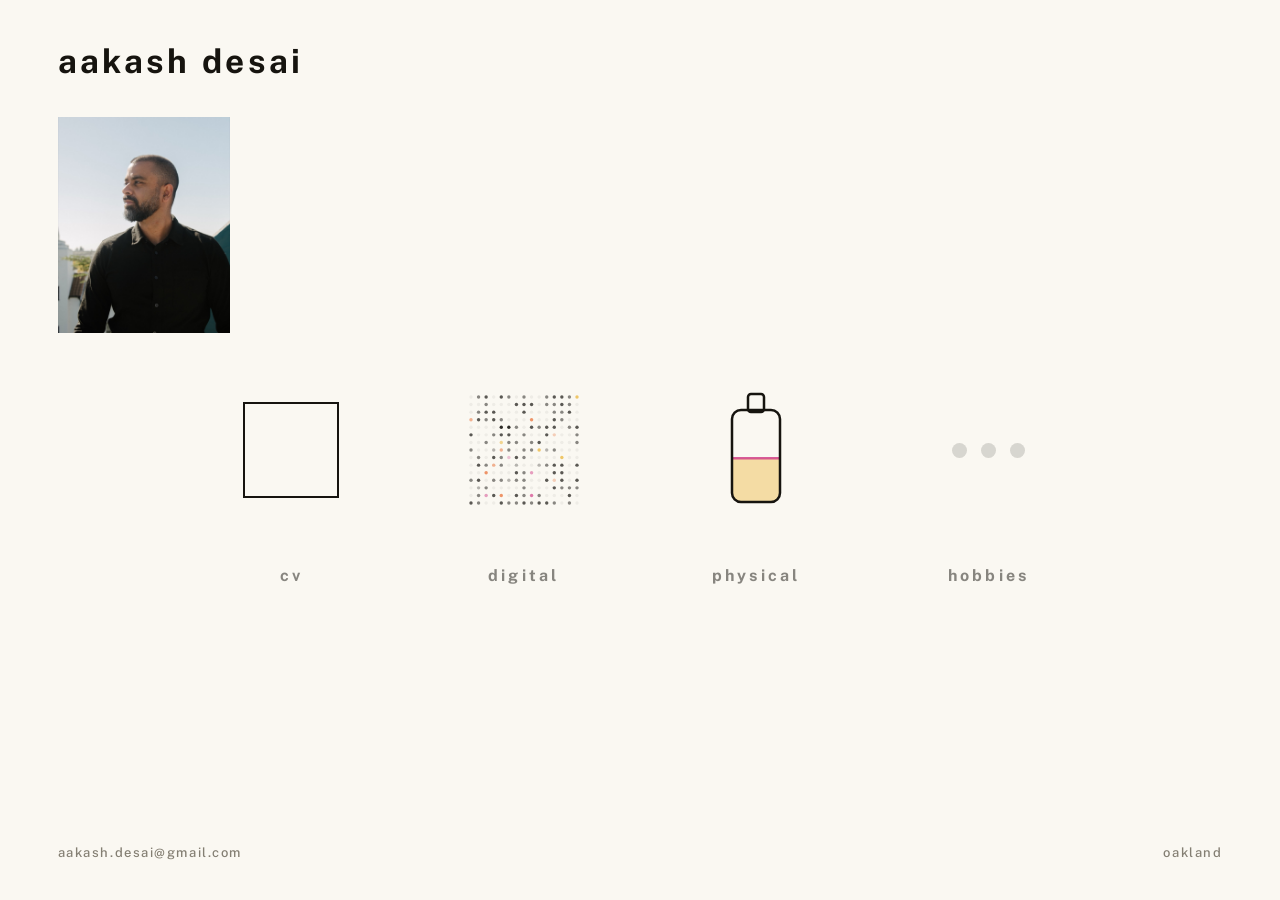
<file: index.html>
<!doctype html>
<html lang="en" data-ground="white" data-type="grotesk" data-caps="always" data-motion="on">
<head>
<meta charset="utf-8" />
<meta name="viewport" content="width=device-width, initial-scale=1" />
<title>Aakash Desai</title>
<meta name="description" content="Aakash Desai, product manager and engineer. Software and hardware." />
<link rel="icon" href="data:image/svg+xml,%3Csvg xmlns=%22http://www.w3.org/2000/svg%22 viewBox=%220 0 16 16%22%3E%3Crect x=%222%22 y=%222%22 width=%2212%22 height=%2212%22 fill=%22none%22 stroke=%22%2316140f%22 stroke-width=%222%22/%3E%3C/svg%3E" />

<link rel="preconnect" href="https://fonts.googleapis.com" />
<link rel="preconnect" href="https://fonts.gstatic.com" crossorigin />
<link href="https://fonts.googleapis.com/css2?family=Courier+Prime:wght@400;700&family=IBM+Plex+Mono:wght@400;500;600&family=Public+Sans:wght@400;500;600;700&display=swap" rel="stylesheet" />

<script>
  // Apply persisted prefs before paint to avoid flash.
  try {
    var s = JSON.parse(localStorage.getItem('aakash:portal') || '{}');
    if (s.ground)    document.documentElement.dataset.ground    = s.ground;
    if (s.type)      document.documentElement.dataset.type      = s.type;
  } catch (e) {}

  // ── Ellipsis — chaotic human typing cadence ───────────────
  (function () {
    const wrap = document.querySelector('.glyph-dots');
    if (!wrap) return;
    const dots = Array.prototype.slice.call(wrap.querySelectorAll('i'));
    const reduce = window.matchMedia('(prefers-reduced-motion: reduce)').matches;
    let n = 0, timer = null;

    function render() { dots.forEach((d, i) => d.classList.toggle('on', i < n)); }
    function still() { return reduce || document.documentElement.dataset.type === undefined ? reduce : (reduce || document.documentElement.dataset.motion === 'off'); }
    function frozen() { return reduce || document.documentElement.dataset.motion === 'off'; }
    function rand(a, b) { return a + Math.random() * (b - a); }

    function tick() {
      if (frozen()) { n = 3; render(); return; }
      const r = Math.random();
      if (n >= 3) {
        // a full "word" — pause, then clear (space / newline) or backspace one
        n = r < 0.62 ? 0 : 2;
        render();
        timer = setTimeout(tick, rand(420, 1150));   // pause between words
        return;
      }
      if (r < 0.80) {
        // type a key — bursts of quick inputs, occasional slower one
        n++; render();
        timer = setTimeout(tick, Math.random() < 0.68 ? rand(55, 145) : rand(180, 380));
      } else {
        // hesitation — pause mid-word
        timer = setTimeout(tick, rand(280, 760));
      }
    }

    render(); tick();
    new MutationObserver(() => {
      clearTimeout(timer);
      if (frozen()) { n = 3; render(); } else { tick(); }
    }).observe(document.documentElement, { attributes: true, attributeFilter: ['data-motion'] });
  })();
</script>

<style>
  :root {
    --ease: cubic-bezier(0.22, 1, 0.36, 1);
    --c1: #e8692e; --c2: #d2418a; --c3: #eab12e;  /* desert wildflower tricolor */
  }

  /* ── Typeface system ──────────────────────────────────── */
  html[data-type="grotesk"] { --ff: 'Public Sans', system-ui, -apple-system, sans-serif; --ff-w: 500; --ff-wb: 700; --track: 0.26em; }
  html[data-type="courier"] { --ff: 'Courier Prime', ui-monospace, Menlo, monospace;     --ff-w: 400; --ff-wb: 700; --track: 0.20em; }
  html[data-type="plex"]    { --ff: 'IBM Plex Mono', ui-monospace, Menlo, monospace;      --ff-w: 500; --ff-wb: 600; --track: 0.22em; }

  /* ── Ground polarity ──────────────────────────────────── */
  html[data-ground="black"] {
    --bg:  #0a0a0a;
    --fg:  #ece9e1;
    --dim: #797568;
    --hair: rgba(236,233,225,0.12);
  }
  html[data-ground="white"] {
    --bg:  #faf8f2;
    --fg:  #16140f;
    --dim: #847f73;
    --hair: rgba(22,20,15,0.14);
  }

  * { box-sizing: border-box; }

  html, body { height: 100%; }
  body {
    margin: 0;
    background: var(--bg);
    color: var(--fg);
    font-family: var(--ff);
    font-weight: var(--ff-w);
    -webkit-font-smoothing: antialiased;
    text-rendering: optimizeLegibility;
    overflow: hidden;
    transition: background 600ms var(--ease), color 600ms var(--ease);
  }

  a { color: inherit; text-decoration: none; }

  .stage {
    position: relative;
    height: 100dvh;
    width: 100%;
  }

  /* ── Name · top-left ──────────────────────────────────── */
  .signature {
    position: absolute;
    top: clamp(28px, 4.5vh, 54px);
    left: clamp(28px, 4.5vw, 62px);
    font-size: clamp(22px, 2.6vw, 34px);
    font-weight: var(--ff-wb);
    letter-spacing: 0.1em;
    text-transform: lowercase;
    white-space: nowrap;
    color: var(--fg);
    z-index: 5;
    animation: fade 1400ms var(--ease) both;
  }

  /* ── Email · bottom-left ──────────────────────────────── */
  .contact {
    position: absolute;
    bottom: clamp(26px, 4.5vh, 50px);
    left: clamp(28px, 4.5vw, 62px);
    font-size: 13px;
    font-weight: var(--ff-w);
    letter-spacing: 0.12em;
    color: var(--dim);
    z-index: 5;
    transition: color 240ms var(--ease);
    animation: fade 1400ms 200ms var(--ease) both;
  }
  .contact:hover { color: var(--fg); }

  /* ── Place · bottom-right ─────────────────────────────── */
  .stamp {
    position: absolute;
    bottom: clamp(26px, 4.5vh, 50px);
    right: clamp(28px, 4.5vw, 62px);
    font-size: 13px;
    font-weight: var(--ff-w);
    letter-spacing: 0.12em;
    white-space: nowrap;
    color: var(--dim);
    z-index: 5;
    animation: fade 1400ms 200ms var(--ease) both;
  }

  /* ── Horizon line ─────────────────────────────────────── */
  .horizon {
    position: absolute;
    left: 0; right: 0;
    top: 50%;
    height: 1px;
    background: var(--hair);
    transform: scaleX(0);
    transform-origin: center;
    animation: drawline 1600ms 300ms var(--ease) both;
  }

  /* ── Marks row ────────────────────────────────────────── */
  .marks {
    position: absolute;
    inset: 0;
    display: flex;
    align-items: center;
    justify-content: center;
    gap: clamp(40px, 8vw, 120px);
  }

  .mark {
    position: relative;
    height: 180px;
    width: 130px;
    display: flex;
    align-items: center;
    justify-content: center;
    color: var(--fg);
    cursor: pointer;
    opacity: 0;
    transform: translateY(14px);
    animation: rise 1100ms var(--ease) both;
    transition: opacity 380ms var(--ease);
  }
  .mark:nth-child(2) { animation-delay: 460ms; }
  .mark:nth-child(3) { animation-delay: 600ms; }
  .mark:nth-child(4) { animation-delay: 740ms; }
  .mark:nth-child(5) { animation-delay: 880ms; }

  /* Focus one, recede the rest */
  .marks:hover .mark { opacity: 0.26; }
  .marks:hover .mark:hover { opacity: 1; }

  .mark:focus-visible { outline: none; }
  .mark:focus-visible .cap { opacity: 1; }
  .mark:focus-visible .visual { transform: translateY(-3px); }

  /* Caption */
  .cap {
    position: absolute;
    top: 100%;
    left: 50%;
    transform: translateX(-50%);
    margin-top: 26px;
    white-space: nowrap;
    font-size: 16px;
    font-weight: var(--ff-wb);
    letter-spacing: 0.2em;
    text-transform: lowercase;
    color: var(--fg);
    opacity: 0;
    transition: opacity 320ms var(--ease);
    pointer-events: none;
  }
  html[data-caps="always"] .cap { opacity: 0.5; }
  .mark:hover .cap { opacity: 1; }

  .visual {
    transition: transform 480ms var(--ease);
    display: flex;
    align-items: center;
    justify-content: center;
  }

  /* ── 1 · Square (CV) — stepped tick ───────────────────── */
  .glyph-square {
    width: 96px;
    height: 96px;
    border: 2.5px solid var(--fg);
    background: transparent;
    animation: sqstep 4.4s steps(1, end) infinite;
    transition: background 220ms steps(2, end);
  }
  .mark:hover .glyph-square { background: var(--fg); animation-play-state: paused; }

  /* ── 2 · Stepped dot-grid (digital) ───────────────────── */
  .grid-canvas { width: 120px; height: 120px; display: block; }

  /* ── 3 · Vessel with stepping water (hardware) ────────── */
  .glyph-vessel { width: 108px; height: 132px; display: block; overflow: visible; }
  .glyph-vessel .vbody { fill: none; stroke: var(--fg); stroke-width: 2.5; transition: stroke-width 200ms steps(2,end); }
  .glyph-vessel .vwater { fill: var(--c3); opacity: 0.40; transition: opacity 220ms steps(2,end); }
  .glyph-vessel .vsurf  { fill: var(--c2); opacity: 0.85; }
  .glyph-vessel .vlevel { animation: vlevel 6.6s steps(1, end) infinite; }
  .glyph-vessel .vsurf  { animation: vripple 1.15s steps(1, end) infinite; }
  .mark:hover .glyph-vessel .vwater { opacity: 0.66; }
  .mark:hover .glyph-vessel .vbody  { stroke-width: 3.2; }
  /* prank — tip & pour from the spout on hover */
  .glyph-vessel .btip { transition: transform .3s steps(4, end); transform-origin: 60px 112px; }
  .glyph-vessel .drop { fill: var(--fg); opacity: 0; }
  .mark:hover .glyph-vessel .btip { transform: rotate(32deg); }
  .mark:hover .glyph-vessel .vlevel { animation: none; transform: translateY(78px); transition: transform .5s steps(6, end); }
  .mark:hover .glyph-vessel .vsurf  { animation: none; opacity: 0; }
  .mark:hover .glyph-vessel .drop   { animation: splash var(--d, .7s) steps(5, end) infinite; animation-delay: var(--delay, 0s); }

  /* ── 4 · Ellipsis (hobbies) — JS typing cadence ───────── */
  .glyph-dots {
    display: flex;
    align-items: center;
    gap: 14px;
    height: 96px;
  }
  .glyph-dots i {
    width: 15px;
    height: 15px;
    border-radius: 50%;
    background: var(--fg);
    opacity: 0.15;
    /* no transition — instant, stepped on/off */
  }
  .glyph-dots i.on { opacity: 1; }
  .mark:hover .glyph-dots i { opacity: 1; }

  /* prank — CV square collapses into vanishing rings */
  .cvbox { position: relative; }
  .cv-vanish { position: absolute; inset: 0; display: none; }
  .cv-vanish span {
    position: absolute; left: 50%; top: 50%; width: 96px; height: 96px;
    margin-left: -48px; margin-top: -48px; border: 2px solid var(--fg);
    border-radius: 50%; opacity: 0; animation: vanish 2.4s steps(7, end) infinite;
  }
  .cv-vanish span:nth-child(2) { animation-delay: .4s; }
  .cv-vanish span:nth-child(3) { animation-delay: .8s; }
  .cv-vanish span:nth-child(4) { animation-delay: 1.2s; }
  .cv-vanish span:nth-child(5) { animation-delay: 1.6s; }
  .cv-vanish span:nth-child(6) { animation-delay: 2.0s; }
  .mark:hover .cvbox .glyph-square { opacity: 0; }
  .mark:hover .cv-vanish { display: block; }

  /* prank — ellipsis snaps to a question mark */
  .bang { display: none; flex-direction: column; align-items: center; gap: 9px; height: 96px; justify-content: center; }
  .bang .q { font-size: 104px; font-weight: 700; line-height: 1; color: var(--fg); transform-origin: bottom center; animation: bangpop .3s steps(3, end); }
  .mark:hover .glyph-dots { display: none; }
  .mark:hover .bang { display: flex; }

  /* ── Motion off ───────────────────────────────────────── */
  html[data-motion="off"] .glyph-square,
  html[data-motion="off"] .glyph-vessel .vlevel,
  html[data-motion="off"] .glyph-vessel .vsurf { animation: none; }

  /* ── Keyframes ────────────────────────────────────────── */
  @keyframes fade { from { opacity: 0; } to { opacity: 1; } }
  @keyframes drawline { from { transform: scaleX(0); } to { transform: scaleX(1); } }
  @keyframes rise {
    from { opacity: 0; transform: translateY(14px); }
    to   { opacity: 1; transform: translateY(0); }
  }
  /* Stepped square — discrete jumps, no interpolation */
  @keyframes sqstep {
    0%   { transform: scale(1); }
    22%  { transform: scale(1.045); }
    44%  { transform: scale(1); }
    66%  { transform: scale(0.985); }
    100% { transform: scale(1); }
  }
  /* Stepped water level */
  @keyframes vlevel {
    0%   { transform: translateY(0); }
    16%  { transform: translateY(9px); }
    32%  { transform: translateY(-5px); }
    50%  { transform: translateY(14px); }
    68%  { transform: translateY(3px); }
    84%  { transform: translateY(-3px); }
    100% { transform: translateY(0); }
  }
  /* Stepped surface ripple */
  @keyframes vripple {
    0%   { transform: translateY(0); }
    33%  { transform: translateY(1.6px); }
    66%  { transform: translateY(-1.1px); }
    100% { transform: translateY(0); }
  }
  /* prank keyframes */
  @keyframes splash {
    0%   { transform: translate(0, 0) scale(1); opacity: 0; }
    12%  { opacity: 1; }
    100% { transform: translate(var(--dx), var(--dy)) scale(.6); opacity: 0; }
  }
  @keyframes vanish {
    0%   { transform: scale(1);    opacity: 0; }
    14%  { opacity: .9; }
    100% { transform: scale(0.02); opacity: 0; }
  }
  @keyframes bangpop {
    0%   { transform: scaleY(0); }
    100% { transform: scaleY(1); }
  }

  /* ── Responsive ───────────────────────────────────────── */
  /* Stained-glass portrait under the name */
  .portrait {
    position: absolute;
    top: clamp(80px, 13vh, 120px);
    left: clamp(28px, 4.5vw, 62px);
    width: clamp(135px, 13.5vw, 187px);
    aspect-ratio: 4 / 5;
    z-index: 3;
    animation: fade 1400ms 320ms var(--ease) both;
  }
  .portrait img { position: absolute; inset: 0; width: 100%; height: 100%; display: block; object-fit: cover; }
  @media (max-width: 860px) { .portrait { display: none; } }

  .marks { z-index: 2; }

  @media (max-width: 680px) {
    .marks {
      flex-wrap: wrap;
      gap: 44px clamp(40px, 16vw, 80px);
      align-content: center;
      padding: 0 32px;
    }
    .mark { height: 156px; width: 116px; }
    .horizon { display: none; }
    .stamp { display: none; }
  }

  @media (prefers-reduced-motion: reduce) {
    .glyph-square, .glyph-vessel .vlevel, .glyph-vessel .vsurf,
    .horizon, .mark, .signature, .contact, .stamp { animation: none !important; }
    .mark { opacity: 1; transform: none; }
    .horizon { transform: scaleX(1); }
  }
</style>
</head>

<body>

<div class="stage">

  <a class="signature" href="/" aria-label="Aakash Desai, home">aakash desai</a>

  <div class="portrait">
    <img src="/assets/img/portrait.jpg" alt="Aakash Desai" width="752" height="940" />
  </div>

  <nav class="marks" aria-label="Sections">

    <!-- 1 · CV -->
    <a class="mark" href="/cv/" aria-label="Curriculum vitae">
      <div class="visual cvbox">
        <div class="glyph-square"></div>
        <div class="cv-vanish" aria-hidden="true"><span></span><span></span><span></span><span></span><span></span><span></span></div>
      </div>
      <span class="cap">CV</span>
    </a>

    <!-- 2 · Digital -->
    <a class="mark" href="/digital/" aria-label="Digital products">
      <div class="visual"><canvas class="grid-canvas" width="120" height="120"></canvas></div>
      <span class="cap">digital</span>
    </a>

    <!-- 3 · Hardware -->
    <a class="mark" href="/physical/" aria-label="Physical products">
      <div class="visual">
        <svg class="glyph-vessel" viewBox="0 0 108 132" aria-hidden="true">
          <defs>
            <clipPath id="bottleClip">
              <rect x="30" y="26" width="48" height="92" rx="9" />
              <rect x="46" y="10" width="16" height="18" rx="3" />
            </clipPath>
          </defs>
          <g class="btip">
            <g clip-path="url(#bottleClip)">
              <g class="vlevel">
                <rect class="vwater" x="18" y="74" width="72" height="84" />
                <rect class="vsurf"  x="18" y="73" width="72" height="2.5" />
              </g>
            </g>
            <rect class="vbody" x="30" y="26" width="48" height="92" rx="9" />
            <rect class="vbody" x="46" y="10" width="16" height="18" rx="3" />
            <g class="drops">
              <circle class="drop" cx="54" cy="9"  r="2.2" style="--dx:69px;--dy:110px;--d:.70s;--delay:0s;fill:var(--c1)" />
              <circle class="drop" cx="53" cy="10" r="1.8" style="--dx:57px;--dy:76px;--d:.62s;--delay:.08s;fill:var(--c3)" />
              <circle class="drop" cx="55" cy="9"  r="2.0" style="--dx:80px;--dy:139px;--d:.82s;--delay:.04s;fill:var(--c2)" />
              <circle class="drop" cx="54" cy="11" r="1.6" style="--dx:40px;--dy:57px;--d:.55s;--delay:.14s;fill:var(--c2)" />
              <circle class="drop" cx="55" cy="10" r="2.4" style="--dx:74px;--dy:124px;--d:.78s;--delay:.10s;fill:var(--c1)" />
              <circle class="drop" cx="53" cy="9"  r="1.7" style="--dx:62px;--dy:95px;--d:.68s;--delay:.18s;fill:var(--c3)" />
              <circle class="drop" cx="54" cy="10" r="2.0" style="--dx:48px;--dy:67px;--d:.60s;--delay:.22s;fill:var(--c2)" />
              <circle class="drop" cx="55" cy="11" r="1.9" style="--dx:76px;--dy:130px;--d:.80s;--delay:.06s;fill:var(--c1)" />
              <circle class="drop" cx="54" cy="9"  r="1.5" style="--dx:53px;--dy:84px;--d:.64s;--delay:.26s;fill:var(--c3)" />
              <circle class="drop" cx="53" cy="10" r="2.1" style="--dx:68px;--dy:108px;--d:.74s;--delay:.16s;fill:var(--c2)" />
            </g>
          </g>
        </svg>
      </div>
      <span class="cap">physical</span>
    </a>

    <!-- 4 · Hobbies -->
    <a class="mark" href="/hobbies/" aria-label="Hobbies">
      <div class="visual">
        <div class="glyph-dots"><i></i><i></i><i></i></div>
        <div class="bang" aria-hidden="true"><span class="q">?</span></div>
      </div>
      <span class="cap">hobbies</span>
    </a>

  </nav>

  <a class="contact" href="mailto:aakash.desai@gmail.com">aakash.desai@gmail.com</a>
  <span class="stamp">oakland</span>

</div>


<script>
  // ── Digital field — static noise resolving into phenomena ──
  (function () {
    const canvas = document.querySelector('.grid-canvas');
    if (!canvas) return;
    const ctx = canvas.getContext('2d');
    const CSS = 120, N = 15, pad = 7;
    const PAL = ['#e8692e', '#d2418a', '#eab12e'];   // desert tricolor, sprinkled subtly
    const reduce = window.matchMedia('(prefers-reduced-motion: reduce)').matches;
    const mark = canvas.closest('.mark');

    function resize() {
      const dpr = Math.min(window.devicePixelRatio || 1, 2);
      canvas.width = CSS * dpr;
      canvas.height = CSS * dpr;
      ctx.setTransform(dpr, 0, 0, dpr, 0, 0);
    }
    resize();
    function colour() { return getComputedStyle(document.documentElement).getPropertyValue('--fg').trim() || '#222'; }
    function frozen() { return reduce || document.documentElement.dataset.motion === 'off'; }

    // deterministic per-cell-per-frame noise
    function hash(i, j, k) {
      let n = (i * 374761393) ^ (j * 668265263) ^ (k * 362437);
      n = Math.imul(n ^ (n >>> 13), 1274126177); n = n ^ (n >>> 16);
      return ((n >>> 0) % 100000) / 100000;
    }
    // a moving point + fading wake, sampled into the field
    function trail(u, v, tau, pos, steps, w) {
      let m = 0;
      for (let k = 0; k < steps; k++) {
        const s = tau - k * 0.06; if (s < 0) continue;
        const p = pos(s); const d2 = (u - p[0]) ** 2 + (v - p[1]) ** 2;
        m = Math.max(m, (1 - k * 0.16) * Math.exp(-d2 / w));
      }
      return m;
    }

    // ── named scenes — each returns intensity 0..1 over grid (u,v), tau 0..1
    function fr(x) { return x - Math.floor(x); }
    function distSeg(px, py, ax, ay, bx, by) {
      const dx = bx - ax, dy = by - ay, L = dx * dx + dy * dy || 1e-6;
      let t = ((px - ax) * dx + (py - ay) * dy) / L; t = Math.max(0, Math.min(1, t));
      return Math.hypot(px - (ax + t * dx), py - (ay + t * dy));
    }
    function buildCracks() {
      const out = [];
      function branch(ax, ay, ang, len, t0, depth) {
        const bx = ax + Math.cos(ang) * len, by = ay + Math.sin(ang) * len;
        out.push({ ax, ay, bx, by, t0, dur: 0.12 });
        if (depth <= 0 || len < 0.1) return;
        const n = fr(Math.sin((ax + by) * 53.1) * 1000) > 0.4 ? 2 : 1;
        for (let k = 0; k < n; k++) {
          const da = (fr(Math.sin((ax * 7 + by * 3 + k * 11) * 1.7) * 1000) - 0.5) * 1.5;
          branch(bx, by, ang + da, len * 0.68, t0 + 0.12, depth - 1);
        }
      }
      for (let k = 0; k < 6; k++) branch(0.5, 0.5, (k / 6) * 6.283 + 0.3, 0.27, k * 0.02, 3);
      return out;
    }
    const CRACKS = buildCracks();
    function buildForest() {
      const igx = Math.round(N * 0.5), igy = N - 2, c = new Array(N * N); let maxd = 0;
      for (let i = 0; i < N; i++) for (let j = 0; j < N; j++) { const d = Math.hypot(i - igx, j - igy); c[i * N + j] = d; if (d > maxd) maxd = d; }
      for (let i = 0; i < N; i++) for (let j = 0; j < N; j++) {
        let base = c[i * N + j] / maxd;
        if (fr(Math.sin(i * 13.1 + j * 7.7) * 1000) > 0.86) base *= 0.35;        // power-law long-range spark
        base += (fr(Math.sin(i * 3.3 + j * 9.1) * 1000) - 0.5) * 0.12;           // ragged front
        c[i * N + j] = Math.max(0, Math.min(0.95, base * 0.85 + 0.02));
      }
      return c;
    }
    const CATCH = buildForest();

    const phenomena = [
      // 1 · rainfall — streaks falling
      (u, v, tau) => { const col = Math.round(u * (N - 1)); const o = fr(Math.sin(col * 12.9898) * 43758.5); if (o < 0.3) return 0; const sp = 0.8 + o * 0.7; const y = fr(tau * sp * 3 + o); const d = y - v; return d >= 0 && d < 0.22 ? 1 - d / 0.22 : 0; },
      // 2 · lightning strikes — a jagged bolt in sharp flashes
      (u, v, tau) => { const fl = Math.floor(tau * 4), seg = Math.floor(v * 5), tt = v * 5 - seg; const f0 = fr(Math.sin((seg + fl * 7) * 12.9) * 1000), f1 = fr(Math.sin((seg + 1 + fl * 7) * 12.9) * 1000); const bx = 0.5 + ((f0 - 0.5) * 0.7 * (1 - tt) + (f1 - 0.5) * 0.7 * tt); const near = Math.max(0, 1 - Math.abs(u - bx) * 11); let f = 0; for (const cc of [0.16, 0.4, 0.66, 0.86]) { const dt = (tau - cc) * 26; f = Math.max(f, Math.exp(-dt * dt)); } return Math.max(0.1 * (f > 0.3 ? 1 : 0), near * (f > 0.12 ? 1 : 0)); },
      // 3 · wildfire — overhead forest, fire percolating tree to tree
      (u, v, tau) => { const i = Math.round(u * (N - 1)), j = Math.round(v * (N - 1)); const ct = CATCH[i * N + j]; if (tau < ct) return 0.22; const since = tau - ct; if (since < 0.08) return 1; if (since < 0.2) return 0.55; return 0.12; },
      // 4 · sunrise — a sun rising out of a horizon
      (u, v, tau) => { const hor = 0.62, sy = hor + 0.30 - tau * 0.62, d = Math.hypot(u - 0.5, v - sy); const disc = (d < 0.16 && v < hor + 0.04) ? 1 : 0; const horizon = Math.abs(v - hor) < 0.04 ? 0.6 : 0; const ground = v > hor + 0.04 ? 0.08 : 0; return Math.max(disc, Math.max(horizon, ground)); },
      // 5 · sunset — a sun setting below a horizon
      (u, v, tau) => { const hor = 0.62, sy = hor - 0.32 + tau * 0.62, d = Math.hypot(u - 0.5, v - sy); const disc = (d < 0.16 && v < hor + 0.04) ? 1 : 0; const horizon = Math.abs(v - hor) < 0.04 ? 0.6 : 0; const ground = v > hor + 0.04 ? 0.08 : 0; return Math.max(disc, Math.max(horizon, ground)); },
      // 6 · tidal wave — a swell sweeping across
      (u, v, tau) => { const hump = 0.5 - 0.34 * Math.exp(-Math.pow((u - (tau * 1.35 - 0.18)) * 4.2, 2)); const water = v > hump ? 0.45 : 0; const crest = Math.abs(v - hump) < 0.085 ? 1 : 0; return Math.max(water, crest); },
      // 7 · fractal cracks — a branching network spreading
      (u, v, tau) => { let m = 0; for (const s of CRACKS) { if (s.t0 > tau) continue; const g = Math.min(1, (tau - s.t0) / s.dur); const ex = s.ax + (s.bx - s.ax) * g, ey = s.ay + (s.by - s.ay) * g; const dd = distSeg(u, v, s.ax, s.ay, ex, ey); if (dd < 0.045) m = Math.max(m, 1 - dd / 0.045); } return m; },
    ];

    // ── flashing STOP sign, shown on hover ──────────────────
    const SIGN = {
      S: ['111', '100', '111', '001', '111'],
      T: ['111', '010', '010', '010', '010'],
      O: ['111', '101', '101', '101', '111'],
      P: ['111', '101', '111', '100', '100'],
    }, WORD = ['S', 'T', 'O', 'P'];
    function letterOn(i, j) {
      const r = j - 5; if (r < 0 || r > 4) return false;
      const li = Math.floor(i / 4), lc = i - li * 4;
      if (li > 3 || lc > 2) return false;
      return SIGN[WORD[li]][r][lc] === '1';
    }
    function stopCell(i, j, tick) {
      const dx = i - 7, dy = j - 7, m = Math.max(Math.abs(dx), Math.abs(dy)), s = Math.abs(dx) + Math.abs(dy);
      if (m > 7 || s > 10) return 0;
      if (letterOn(i, j)) return 0.04;                 // letters punched out dark
      const blink = Math.floor(tick / 4) % 2 === 0 ? 1 : 0.22;
      return blink * (m >= 6 || s >= 9 ? 1 : 0.78);     // bright octagon field + border
    }

    const S = 1.0, IN = 0.8, HOLD = 3.6, OUT = 0.8, E = S + IN + HOLD + OUT;

    function draw(tick) {
      ctx.clearRect(0, 0, CSS, CSS);
      const c = colour(), step = (CSS - pad * 2) / (N - 1);
      let reveal, tau = 0, phen;
      if (frozen()) { reveal = 1; tau = 0.4; phen = phenomena[3]; }
      else {
        const tt = tick * 0.09, epi = Math.floor(tt / E), local = tt - epi * E;
        phen = phenomena[epi % phenomena.length];
        if (local < S) { reveal = 0; }
        else if (local < S + IN) { reveal = (local - S) / IN; }
        else if (local < S + IN + HOLD) { reveal = 1; tau = (local - (S + IN)) / HOLD; }
        else { reveal = 1 - (local - (S + IN + HOLD)) / OUT; tau = 1; }
        reveal = Math.round(reveal * 5) / 5;             // stepped crossfade
      }
      const hov = mark && mark.matches(':hover');
      const marquee = hov && !frozen();
      for (let i = 0; i < N; i++) for (let j = 0; j < N; j++) {
        let inten;
        if (marquee) {
          inten = stopCell(i, j, tick);
        } else {
          const u = i / (N - 1), vv = j / (N - 1);
          const nv = hash(i, j, tick); const noiseInt = nv > 0.42 ? nv : 0;
          const fieldInt = reveal > 0 ? Math.max(0, Math.min(1, phen(u, vv, tau))) : 0;
          inten = noiseInt * (1 - reveal) + fieldInt * reveal;
        }
        inten = Math.round(inten * 4) / 4;               // quantize → stepped
        const a = inten <= 0 ? 0.05 : 0.10 + 0.80 * inten;
        ctx.globalAlpha = a;
        ctx.fillStyle = (inten > 0 && hash(i, j, 777) > 0.86) ? PAL[(hash(i, j, 555) * 3) | 0] : c;
        ctx.beginPath(); ctx.arc(pad + i * step, pad + j * step, 1.7, 0, 6.2832); ctx.fill();
      }
      ctx.globalAlpha = 1;
    }

    let raf, lastTick = -1;
    function loop(t) {
      const tick = Math.floor(t / 90);                   // ~11fps, stepped
      if (tick !== lastTick) { draw(tick); lastTick = tick; }
      if (!frozen()) raf = requestAnimationFrame(loop);
    }
    window.addEventListener('resize', () => { resize(); draw(lastTick < 0 ? 0 : lastTick); });
    new MutationObserver(() => { cancelAnimationFrame(raf); lastTick = -1; loop(performance.now()); })
      .observe(document.documentElement, { attributes: true, attributeFilter: ['data-ground', 'data-type', 'data-motion'] });
    loop(performance.now());
  })();
</script>

</body>
</html>
</file>
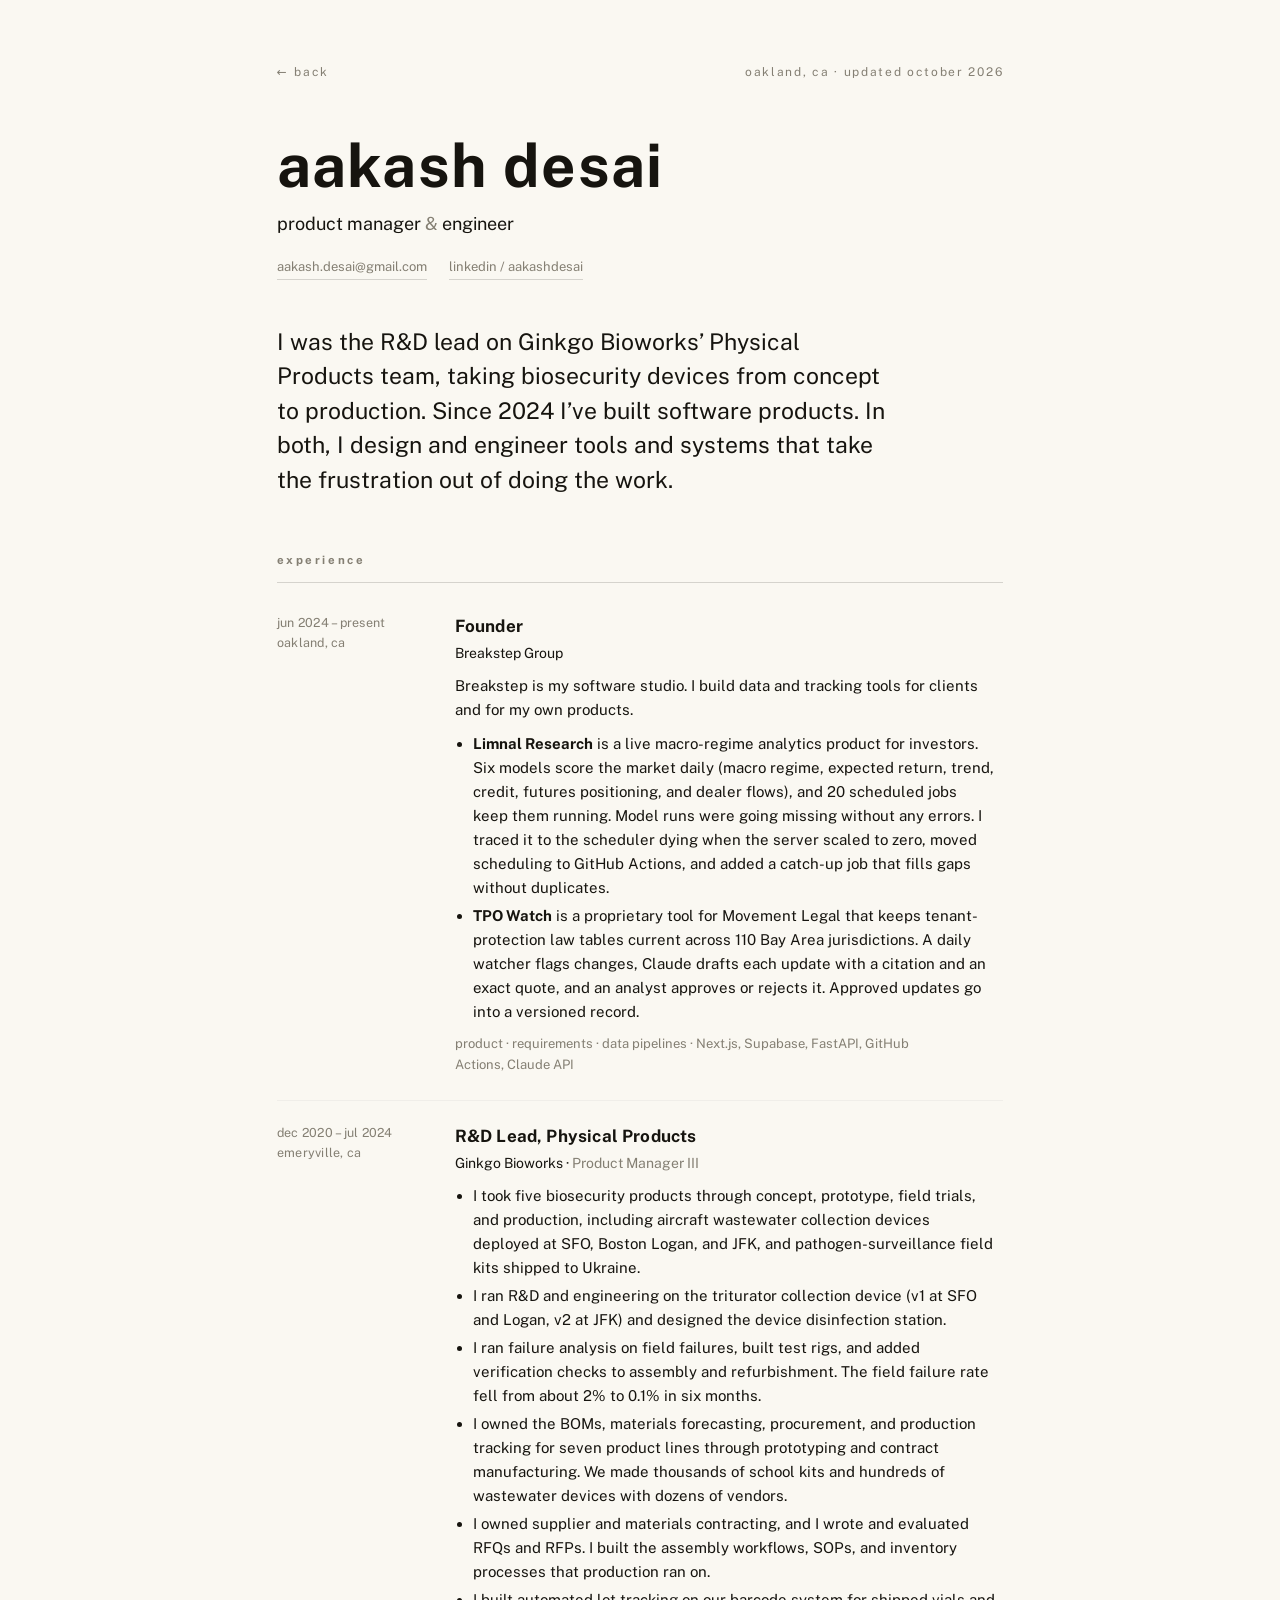
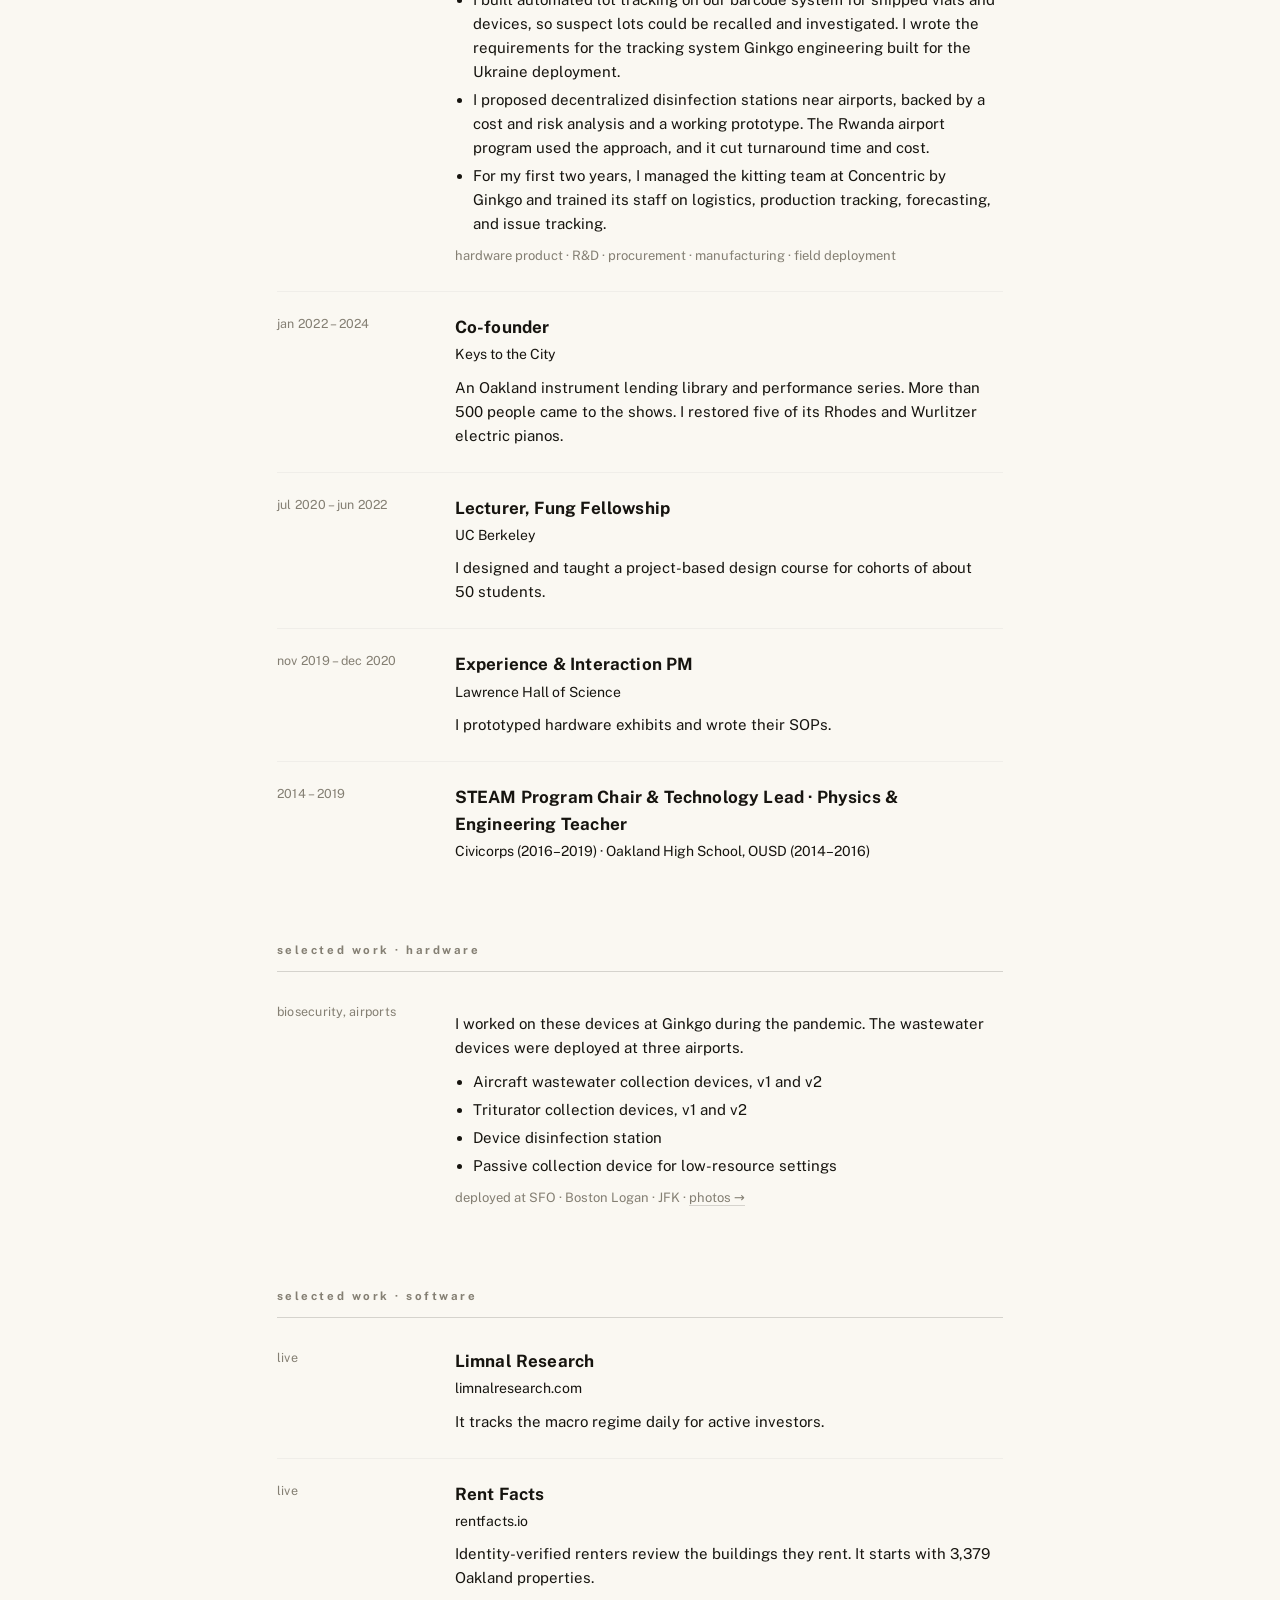
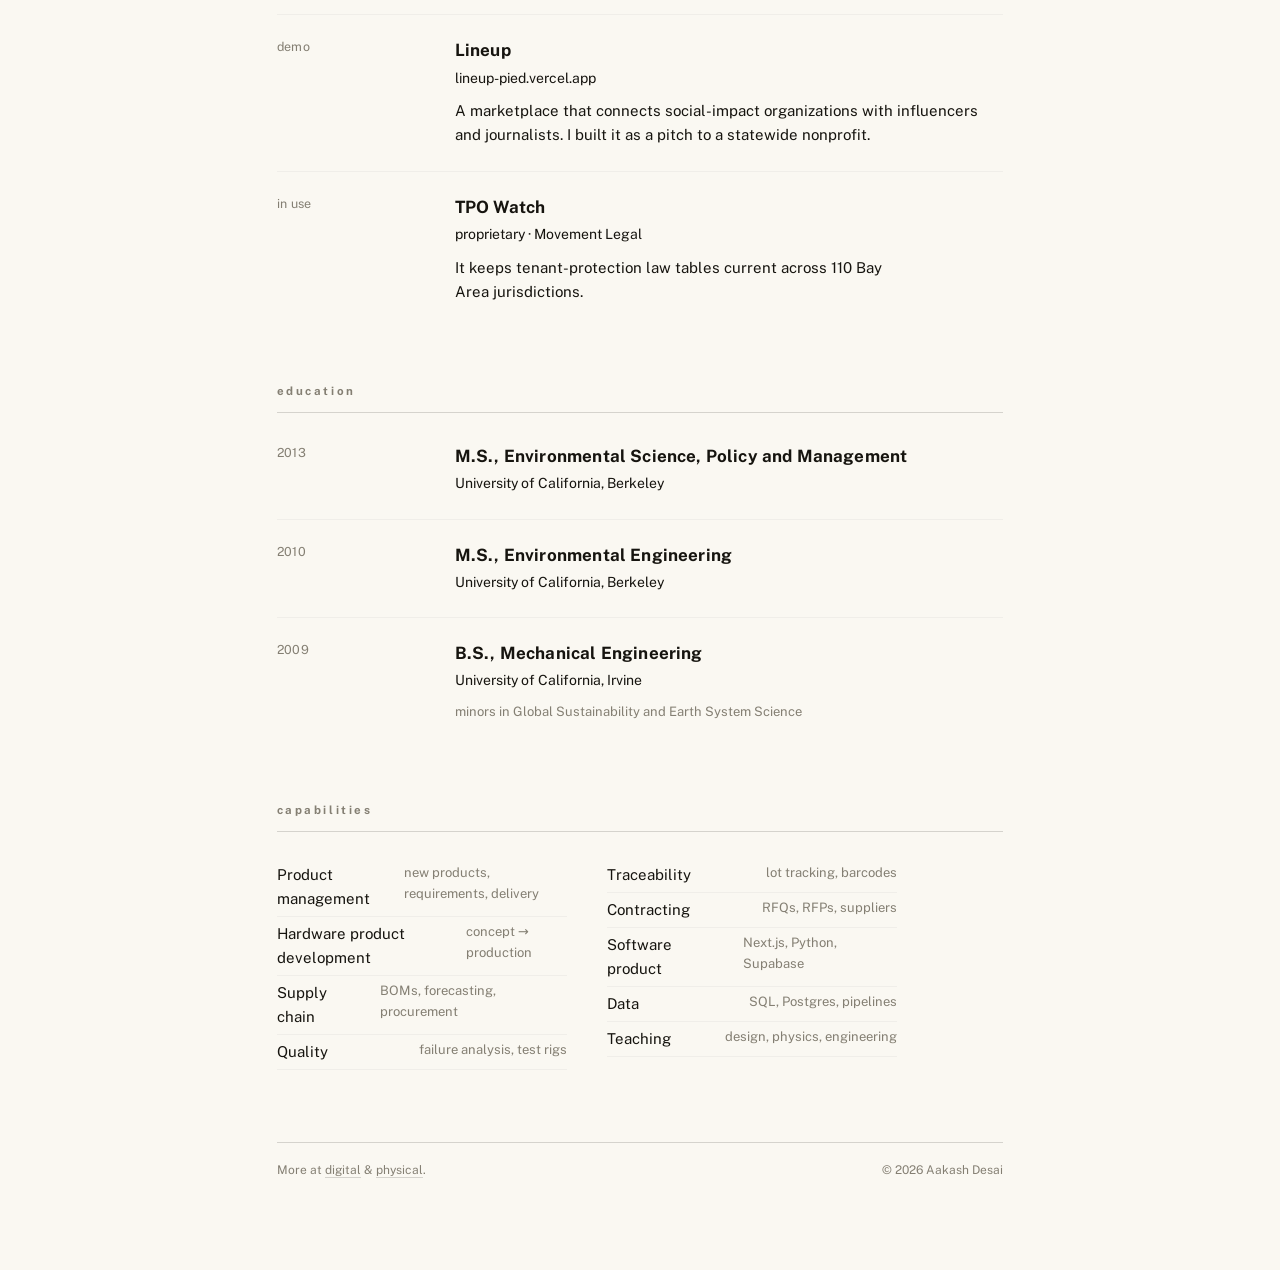
<file: cv/index.html>
<!doctype html>
<html lang="en" data-ground="white" data-type="grotesk">
<head>
<meta charset="utf-8" />
<meta name="viewport" content="width=device-width, initial-scale=1" />
<title>Aakash Desai · CV</title>
<meta name="description" content="Curriculum vitae of Aakash Desai, product manager and engineer." />

<link rel="preconnect" href="https://fonts.googleapis.com" />
<link rel="preconnect" href="https://fonts.gstatic.com" crossorigin />
<link href="https://fonts.googleapis.com/css2?family=Courier+Prime:wght@400;700&family=IBM+Plex+Mono:wght@400;500;600&family=Public+Sans:wght@400;500;600;700&display=swap" rel="stylesheet" />

<script>
  // Inherit the portal's ground + typeface so the two pages feel like one hand.
  try {
    var s = JSON.parse(localStorage.getItem('aakash:portal') || '{}');
    if (s.ground) document.documentElement.dataset.ground = s.ground;
    if (s.type)   document.documentElement.dataset.type   = s.type;
  } catch (e) {}
</script>

<style>
  :root { --ease: cubic-bezier(0.22, 1, 0.36, 1); }

  html[data-type="grotesk"] { --ff: 'Public Sans', system-ui, -apple-system, sans-serif; --ff-w: 400; --ff-wb: 700; }
  html[data-type="courier"] { --ff: 'Courier Prime', ui-monospace, Menlo, monospace;     --ff-w: 400; --ff-wb: 700; }
  html[data-type="plex"]    { --ff: 'IBM Plex Mono', ui-monospace, Menlo, monospace;      --ff-w: 400; --ff-wb: 600; }

  html[data-ground="black"] { --bg: #0a0a0a; --fg: #ece9e1; --dim: #797568; --hair: rgba(236,233,225,0.16); --faint: rgba(236,233,225,0.06); }
  html[data-ground="white"] { --bg: #faf8f2; --fg: #16140f; --dim: #847f73; --hair: rgba(22,20,15,0.16); --faint: rgba(22,20,15,0.04); }

  * { box-sizing: border-box; }
  html, body { margin: 0; background: var(--bg); color: var(--fg); }
  body {
    font-family: var(--ff);
    font-weight: var(--ff-w);
    font-size: 15px;
    line-height: 1.6;
    -webkit-font-smoothing: antialiased;
    text-rendering: optimizeLegibility;
  }
  a { color: inherit; text-decoration: none; }

  .sheet {
    max-width: 880px;
    margin: 0 auto;
    padding: clamp(40px, 7vh, 88px) clamp(28px, 6vw, 80px) clamp(60px, 10vh, 120px);
  }

  /* ── Masthead ─────────────────────────────────────────── */
  .top {
    display: flex;
    justify-content: space-between;
    align-items: baseline;
    margin-bottom: clamp(36px, 6vh, 64px);
  }
  .back {
    font-size: 12px;
    letter-spacing: 0.16em;
    text-transform: lowercase;
    color: var(--dim);
    transition: color 160ms var(--ease);
  }
  .back:hover { color: var(--fg); }
  .place { font-size: 12px; letter-spacing: 0.14em; text-transform: lowercase; color: var(--dim); }

  .name {
    font-size: clamp(34px, 5.4vw, 60px);
    font-weight: var(--ff-wb);
    letter-spacing: 0.02em;
    text-transform: lowercase;
    line-height: 1;
    margin: 0;
  }
  .role {
    margin: 14px 0 0;
    font-size: clamp(15px, 1.6vw, 18px);
    color: var(--fg);
  }
  .contacts {
    display: flex;
    flex-wrap: wrap;
    gap: 6px 22px;
    margin-top: 18px;
    font-size: 13px;
    color: var(--dim);
  }
  .contacts a { border-bottom: 1px solid var(--hair); padding-bottom: 1px; transition: color 160ms var(--ease), border-color 160ms var(--ease); }
  .contacts a:hover { color: var(--fg); border-color: var(--fg); }

  .lede {
    margin: clamp(30px, 5vh, 52px) 0 0;
    font-size: clamp(18px, 2vw, 23px);
    line-height: 1.5;
    font-weight: var(--ff-w);
    max-width: 44ch;
    text-wrap: pretty;
  }

  /* ── Sections ─────────────────────────────────────────── */
  .section { margin-top: clamp(40px, 6vh, 68px); }
  .section > .label {
    font-size: 11.5px;
    letter-spacing: 0.22em;
    text-transform: lowercase;
    color: var(--dim);
    font-weight: var(--ff-wb);
    padding-bottom: 12px;
    border-bottom: 1px solid var(--hair);
    margin-bottom: 26px;
  }

  /* entry: meta rail + body */
  .entry {
    display: grid;
    grid-template-columns: 150px 1fr;
    gap: 8px 28px;
    padding: 4px 0 24px;
  }
  .entry + .entry { border-top: 1px solid var(--faint); padding-top: 22px; }
  .entry .meta { font-size: 12.5px; color: var(--dim); letter-spacing: 0.02em; }
  .entry .meta .ph { color: var(--dim); }
  .entry h3 {
    margin: 0;
    font-size: 17px;
    font-weight: var(--ff-wb);
    letter-spacing: 0.01em;
  }
  .entry .org { margin: 2px 0 0; font-size: 14px; color: var(--fg); }
  .entry p { margin: 10px 0 0; color: var(--fg); max-width: 60ch; text-wrap: pretty; }
  .entry ul { margin: 10px 0 0; padding-left: 18px; color: var(--fg); max-width: 60ch; }
  .entry li { margin: 4px 0; }
  .entry .tag { color: var(--dim); font-size: 13px; }

  /* placeholder pill */
  .ph {
    display: inline-block;
    color: var(--dim);
    background: var(--faint);
    border: 1px dashed var(--hair);
    border-radius: 2px;
    padding: 0 7px;
    font-size: 12px;
    letter-spacing: 0.04em;
  }

  /* two-column simple lists (skills) */
  .cols { columns: 2; column-gap: 40px; max-width: 620px; }
  .cols .row { break-inside: avoid; padding: 5px 0; border-bottom: 1px solid var(--faint); display: flex; justify-content: space-between; gap: 16px; }
  .cols .row span:last-child { color: var(--dim); font-size: 13px; }

  .colophon {
    margin-top: clamp(48px, 8vh, 90px);
    padding-top: 18px;
    border-top: 1px solid var(--hair);
    font-size: 12px;
    color: var(--dim);
    display: flex;
    justify-content: space-between;
    flex-wrap: wrap;
    gap: 10px;
  }

  @media (max-width: 600px) {
    .entry { grid-template-columns: 1fr; gap: 4px; }
    .entry .meta { order: 2; margin-top: 4px; }
    .cols { columns: 1; }
    .top { flex-direction: column; gap: 6px; }
  }

  @media print {
    @page { margin: 16mm; }
    html, body { background: #fff; color: #111; }
    .back { display: none; }
    .section, .entry { break-inside: avoid; }
  }

  :focus-visible { outline: 2px solid var(--fg); outline-offset: 3px; }
</style>
</head>

<body>
<main class="sheet">

  <div class="top">
    <a class="back" href="/">&larr; back</a>
    <span class="place">oakland, ca &middot; updated october 2026</span>
  </div>

  <header>
    <h1 class="name">aakash desai</h1>
    <p class="role">product manager <span style="color:var(--dim)">&amp;</span> engineer</p>
    <nav class="contacts" aria-label="Contact">
      <a href="mailto:aakash.desai@gmail.com">aakash.desai@gmail.com</a>
      <a href="https://www.linkedin.com/in/aakashdesai" target="_blank" rel="noopener noreferrer">linkedin / aakashdesai</a>
    </nav>
  </header>

  <p class="lede">
    I was the R&amp;D lead on Ginkgo Bioworks&rsquo; Physical Products team, taking
    biosecurity devices from concept to production.
    Since 2024 I&rsquo;ve built software products. In both, I design and engineer
    tools and systems that take the frustration out of doing the work.
  </p>

  <!-- Experience -->
  <section class="section">
    <p class="label">experience</p>

    <div class="entry">
      <div class="meta">jun 2024 &ndash; present<br />oakland, ca</div>
      <div>
        <h3>Founder</h3>
        <p class="org">Breakstep Group</p>
        <p>Breakstep is my software studio. I build data and tracking tools for clients and for my own products.</p>
        <ul>
          <li><strong>Limnal Research</strong> is a live macro-regime analytics product for investors. Six models score the market daily (macro regime, expected return, trend, credit, futures positioning, and dealer flows), and 20 scheduled jobs keep them running. Model runs were going missing without any errors. I traced it to the scheduler dying when the server scaled to zero, moved scheduling to GitHub Actions, and added a catch-up job that fills gaps without duplicates.</li>
          <li><strong>TPO Watch</strong> is a proprietary tool for Movement Legal that keeps tenant-protection law tables current across 110 Bay Area jurisdictions. A daily watcher flags changes, Claude drafts each update with a citation and an exact quote, and an analyst approves or rejects it. Approved updates go into a versioned record.</li>
        </ul>
        <p class="tag">product &middot; requirements &middot; data pipelines &middot; Next.js, Supabase, FastAPI, GitHub Actions, Claude API</p>
      </div>
    </div>

    <div class="entry">
      <div class="meta">dec 2020 &ndash; jul 2024<br />emeryville, ca</div>
      <div>
        <h3>R&amp;D Lead, Physical Products</h3>
        <p class="org">Ginkgo Bioworks &middot; <span style="color:var(--dim)">Product Manager III</span></p>
        <ul>
          <li>I took five biosecurity products through concept, prototype, field trials, and production, including aircraft wastewater collection devices deployed at SFO, Boston Logan, and JFK, and pathogen-surveillance field kits shipped to Ukraine.</li>
          <li>I ran R&amp;D and engineering on the triturator collection device (v1 at SFO and Logan, v2 at JFK) and designed the device disinfection station.</li>
          <li>I ran failure analysis on field failures, built test rigs, and added verification checks to assembly and refurbishment. The field failure rate fell from about 2% to 0.1% in six months.</li>
          <li>I owned the BOMs, materials forecasting, procurement, and production tracking for seven product lines through prototyping and contract manufacturing. We made thousands of school kits and hundreds of wastewater devices with dozens of vendors.</li>
          <li>I owned supplier and materials contracting, and I wrote and evaluated RFQs and RFPs. I built the assembly workflows, SOPs, and inventory processes that production ran on.</li>
          <li>I built automated lot tracking on our barcode system for shipped vials and devices, so suspect lots could be recalled and investigated. I wrote the requirements for the tracking system Ginkgo engineering built for the Ukraine deployment.</li>
          <li>I proposed decentralized disinfection stations near airports, backed by a cost and risk analysis and a working prototype. The Rwanda airport program used the approach, and it cut turnaround time and cost.</li>
          <li>For my first two years, I managed the kitting team at Concentric by Ginkgo and trained its staff on logistics, production tracking, forecasting, and issue tracking.</li>
        </ul>
        <p class="tag">hardware product &middot; R&amp;D &middot; procurement &middot; manufacturing &middot; field deployment</p>
      </div>
    </div>

    <div class="entry">
      <div class="meta">jan 2022 &ndash; 2024</div>
      <div>
        <h3>Co-founder</h3>
        <p class="org">Keys to the City</p>
        <p>An Oakland instrument lending library and performance series. More than 500 people came to the shows. I restored five of its Rhodes and Wurlitzer electric pianos.</p>
      </div>
    </div>

    <div class="entry">
      <div class="meta">jul 2020 &ndash; jun 2022</div>
      <div>
        <h3>Lecturer, Fung Fellowship</h3>
        <p class="org">UC Berkeley</p>
        <p>I designed and taught a project-based design course for cohorts of about 50 students.</p>
      </div>
    </div>

    <div class="entry">
      <div class="meta">nov 2019 &ndash; dec 2020</div>
      <div>
        <h3>Experience &amp; Interaction PM</h3>
        <p class="org">Lawrence Hall of Science</p>
        <p>I prototyped hardware exhibits and wrote their SOPs.</p>
      </div>
    </div>

    <div class="entry">
      <div class="meta">2014 &ndash; 2019</div>
      <div>
        <h3>STEAM Program Chair &amp; Technology Lead &middot; Physics &amp; Engineering Teacher</h3>
        <p class="org">Civicorps (2016&ndash;2019) &middot; Oakland High School, OUSD (2014&ndash;2016)</p>
      </div>
    </div>
  </section>

  <!-- Selected hardware -->
  <section class="section">
    <p class="label">selected work &middot; hardware</p>
    <div class="entry">
      <div class="meta">biosecurity, airports</div>
      <div>
        <p>I worked on these devices at Ginkgo during the pandemic. The wastewater devices were deployed at three airports.</p>
        <ul>
          <li>Aircraft wastewater collection devices, v1 and v2</li>
          <li>Triturator collection devices, v1 and v2</li>
          <li>Device disinfection station</li>
          <li>Passive collection device for low-resource settings</li>
        </ul>
        <p class="tag">deployed at SFO &middot; Boston Logan &middot; JFK &middot; <a href="/physical/" style="border-bottom:1px solid var(--hair)">photos &rarr;</a></p>
      </div>
    </div>
  </section>

  <!-- Selected digital -->
  <section class="section">
    <p class="label">selected work &middot; software</p>

    <div class="entry">
      <div class="meta">live</div>
      <div>
        <h3>Limnal Research</h3>
        <p class="org"><a href="https://www.limnalresearch.com" target="_blank" rel="noopener noreferrer">limnalresearch.com</a></p>
        <p>It tracks the macro regime daily for active investors.</p>
      </div>
    </div>
    <div class="entry">
      <div class="meta">live</div>
      <div>
        <h3>Rent Facts</h3>
        <p class="org"><a href="https://www.rentfacts.io" target="_blank" rel="noopener noreferrer">rentfacts.io</a></p>
        <p>Identity-verified renters review the buildings they rent. It starts with 3,379 Oakland properties.</p>
      </div>
    </div>
    <div class="entry">
      <div class="meta">demo</div>
      <div>
        <h3>Lineup</h3>
        <p class="org"><a href="https://lineup-pied.vercel.app" target="_blank" rel="noopener noreferrer">lineup-pied.vercel.app</a></p>
        <p>A marketplace that connects social-impact organizations with influencers and journalists. I built it as a pitch to a statewide nonprofit.</p>
      </div>
    </div>
    <div class="entry">
      <div class="meta">in use</div>
      <div>
        <h3>TPO Watch</h3>
        <p class="org">proprietary &middot; Movement Legal</p>
        <p>It keeps tenant-protection law tables current across 110 Bay Area jurisdictions.</p>
      </div>
    </div>
  </section>

  <!-- Education -->
  <section class="section">
    <p class="label">education</p>
    <div class="entry">
      <div class="meta">2013</div>
      <div>
        <h3>M.S., Environmental Science, Policy and Management</h3>
        <p class="org">University of California, Berkeley</p>
      </div>
    </div>
    <div class="entry">
      <div class="meta">2010</div>
      <div>
        <h3>M.S., Environmental Engineering</h3>
        <p class="org">University of California, Berkeley</p>
      </div>
    </div>
    <div class="entry">
      <div class="meta">2009</div>
      <div>
        <h3>B.S., Mechanical Engineering</h3>
        <p class="org">University of California, Irvine</p>
        <p class="tag">minors in Global Sustainability and Earth System Science</p>
      </div>
    </div>
  </section>

  <!-- Capabilities -->
  <section class="section">
    <p class="label">capabilities</p>
    <div class="cols">
      <div class="row"><span>Product management</span> <span>new products, requirements, delivery</span></div>
      <div class="row"><span>Hardware product development</span> <span>concept &rarr; production</span></div>
      <div class="row"><span>Supply chain</span> <span>BOMs, forecasting, procurement</span></div>
      <div class="row"><span>Quality</span> <span>failure analysis, test rigs</span></div>
      <div class="row"><span>Traceability</span> <span>lot tracking, barcodes</span></div>
      <div class="row"><span>Contracting</span> <span>RFQs, RFPs, suppliers</span></div>
      <div class="row"><span>Software product</span> <span>Next.js, Python, Supabase</span></div>
      <div class="row"><span>Data</span> <span>SQL, Postgres, pipelines</span></div>
      <div class="row"><span>Teaching</span> <span>design, physics, engineering</span></div>
    </div>
  </section>

  <div class="colophon">
    <span>More at <a href="/digital/" style="border-bottom:1px solid var(--hair)">digital</a> &amp; <a href="/physical/" style="border-bottom:1px solid var(--hair)">physical</a>.</span>
    <span>&copy; 2026 Aakash Desai</span>
  </div>

</main>
</body>
</html>
</file>
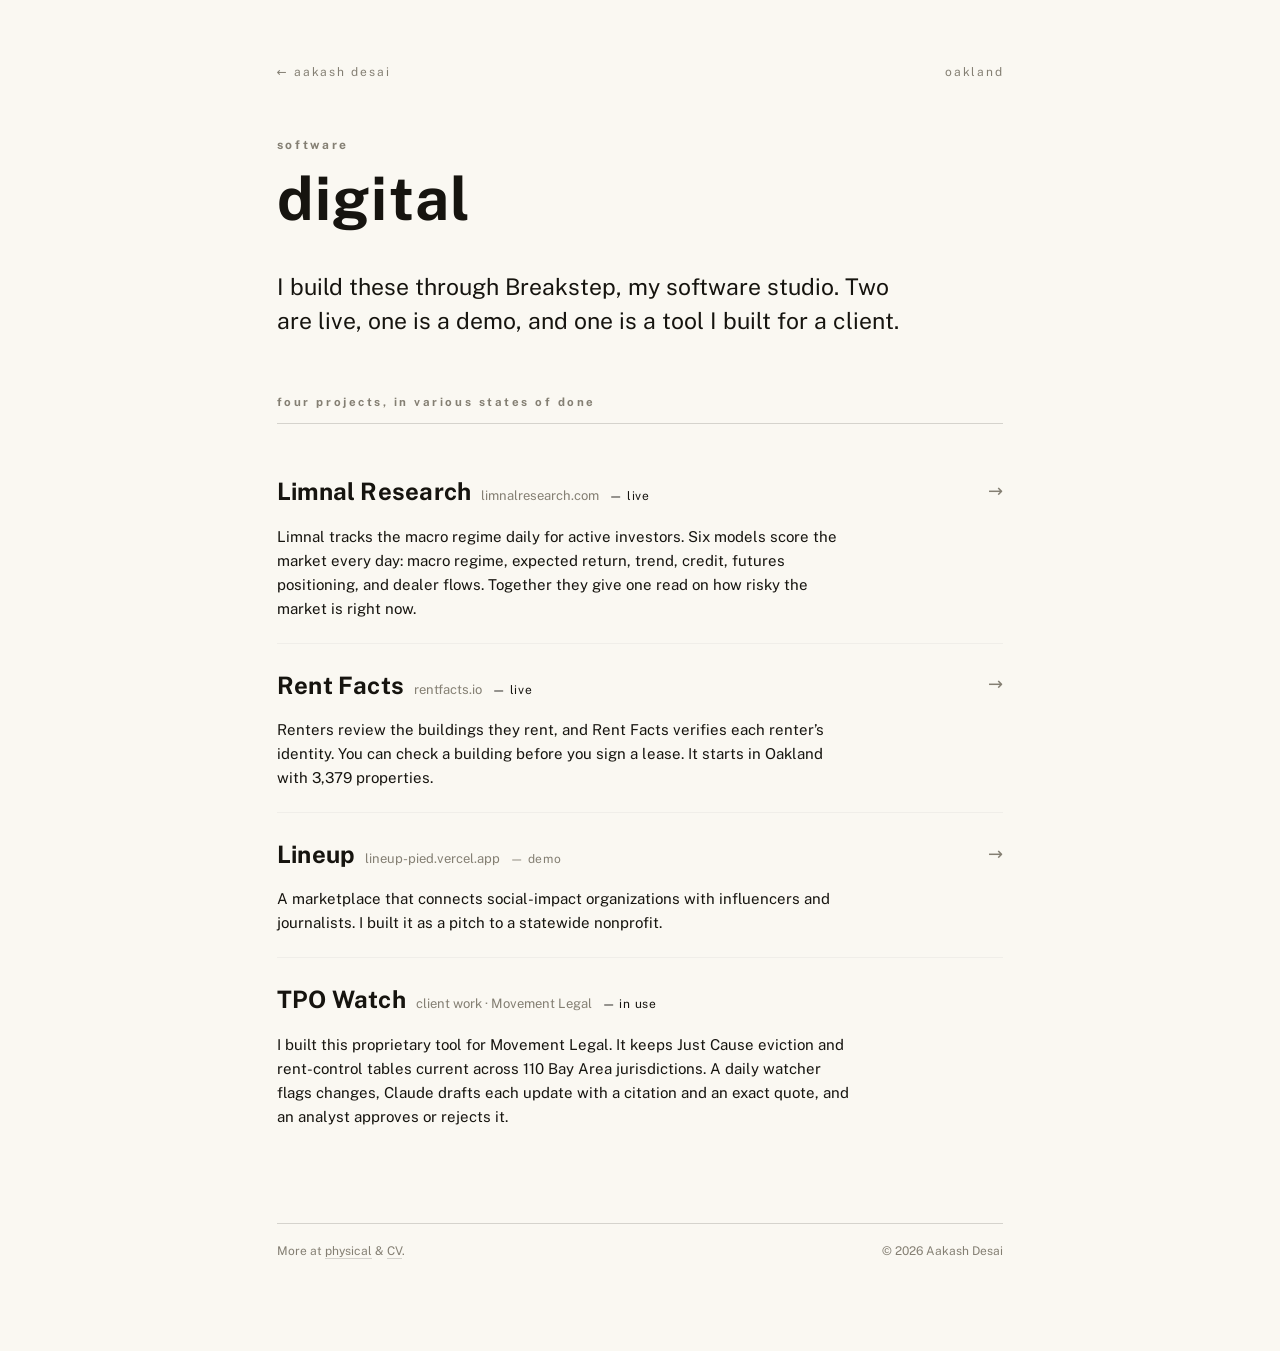
<file: digital/index.html>
<!doctype html>
<html lang="en" data-ground="white" data-type="grotesk">
<head>
<meta charset="utf-8" />
<meta name="viewport" content="width=device-width, initial-scale=1" />
<title>Aakash Desai · Digital</title>
<meta name="description" content="Software Aakash Desai is building through Breakstep, his studio." />
<link rel="preconnect" href="https://fonts.googleapis.com" />
<link rel="preconnect" href="https://fonts.gstatic.com" crossorigin />
<link href="https://fonts.googleapis.com/css2?family=Courier+Prime:wght@400;700&family=IBM+Plex+Mono:wght@400;500;600&family=Public+Sans:wght@400;500;600;700&display=swap" rel="stylesheet" />
<script>
  try { var s = JSON.parse(localStorage.getItem('aakash:portal') || '{}');
    if (s.ground) document.documentElement.dataset.ground = s.ground;
    if (s.type)   document.documentElement.dataset.type   = s.type; } catch (e) {}
</script>
<link rel="stylesheet" href="/assets/page.css" />
</head>

<body>
<main class="sheet">

  <div class="top">
    <a class="back" href="/">&larr; aakash desai</a>
    <span class="place">oakland</span>
  </div>

  <header>
    <p class="eyebrow">software</p>
    <h1 class="name">digital</h1>
    <p class="lede">
      I build these through Breakstep, my software studio. Two are live,
      one is a demo, and one is a tool I built for a client.
    </p>
  </header>

  <section class="section">
    <p class="label">four projects, in various states of done</p>

    <div class="products">

      <a class="product" href="https://www.limnalresearch.com" target="_blank" rel="noopener noreferrer">
        <div class="phead">
          <span class="pname">Limnal Research</span>
          <span class="purl">limnalresearch.com</span>
          <span class="pstatus live">&mdash; live</span>
        </div>
        <span class="parrow">&rarr;</span>
        <p class="pdesc">Limnal tracks the macro regime daily for active investors. Six models score the market every day: macro regime, expected return, trend, credit, futures positioning, and dealer flows. Together they give one read on how risky the market is right now.</p>
      </a>

      <a class="product" href="https://www.rentfacts.io" target="_blank" rel="noopener noreferrer">
        <div class="phead">
          <span class="pname">Rent Facts</span>
          <span class="purl">rentfacts.io</span>
          <span class="pstatus live">&mdash; live</span>
        </div>
        <span class="parrow">&rarr;</span>
        <p class="pdesc">Renters review the buildings they rent, and Rent Facts verifies each renter&rsquo;s identity. You can check a building before you sign a lease. It starts in Oakland with 3,379 properties.</p>
      </a>

      <a class="product" href="https://lineup-pied.vercel.app" target="_blank" rel="noopener noreferrer">
        <div class="phead">
          <span class="pname">Lineup</span>
          <span class="purl">lineup-pied.vercel.app</span>
          <span class="pstatus">&mdash; demo</span>
        </div>
        <span class="parrow">&rarr;</span>
        <p class="pdesc">A marketplace that connects social-impact organizations with influencers and journalists. I built it as a pitch to a statewide nonprofit.</p>
      </a>

      <div class="product">
        <div class="phead">
          <span class="pname">TPO Watch</span>
          <span class="purl">client work &middot; Movement Legal</span>
          <span class="pstatus live">&mdash; in use</span>
        </div>
        <p class="pdesc">I built this proprietary tool for Movement Legal. It keeps Just Cause eviction and rent-control tables current across 110 Bay Area jurisdictions. A daily watcher flags changes, Claude drafts each update with a citation and an exact quote, and an analyst approves or rejects it.</p>
      </div>

    </div>
  </section>

  <div class="colophon">
    <span>More at <a href="/physical/" style="border-bottom:1px solid var(--hair)">physical</a> &amp; <a href="/cv/" style="border-bottom:1px solid var(--hair)">CV</a>.</span>
    <span>&copy; 2026 Aakash Desai</span>
  </div>

</main>
</body>
</html>
</file>
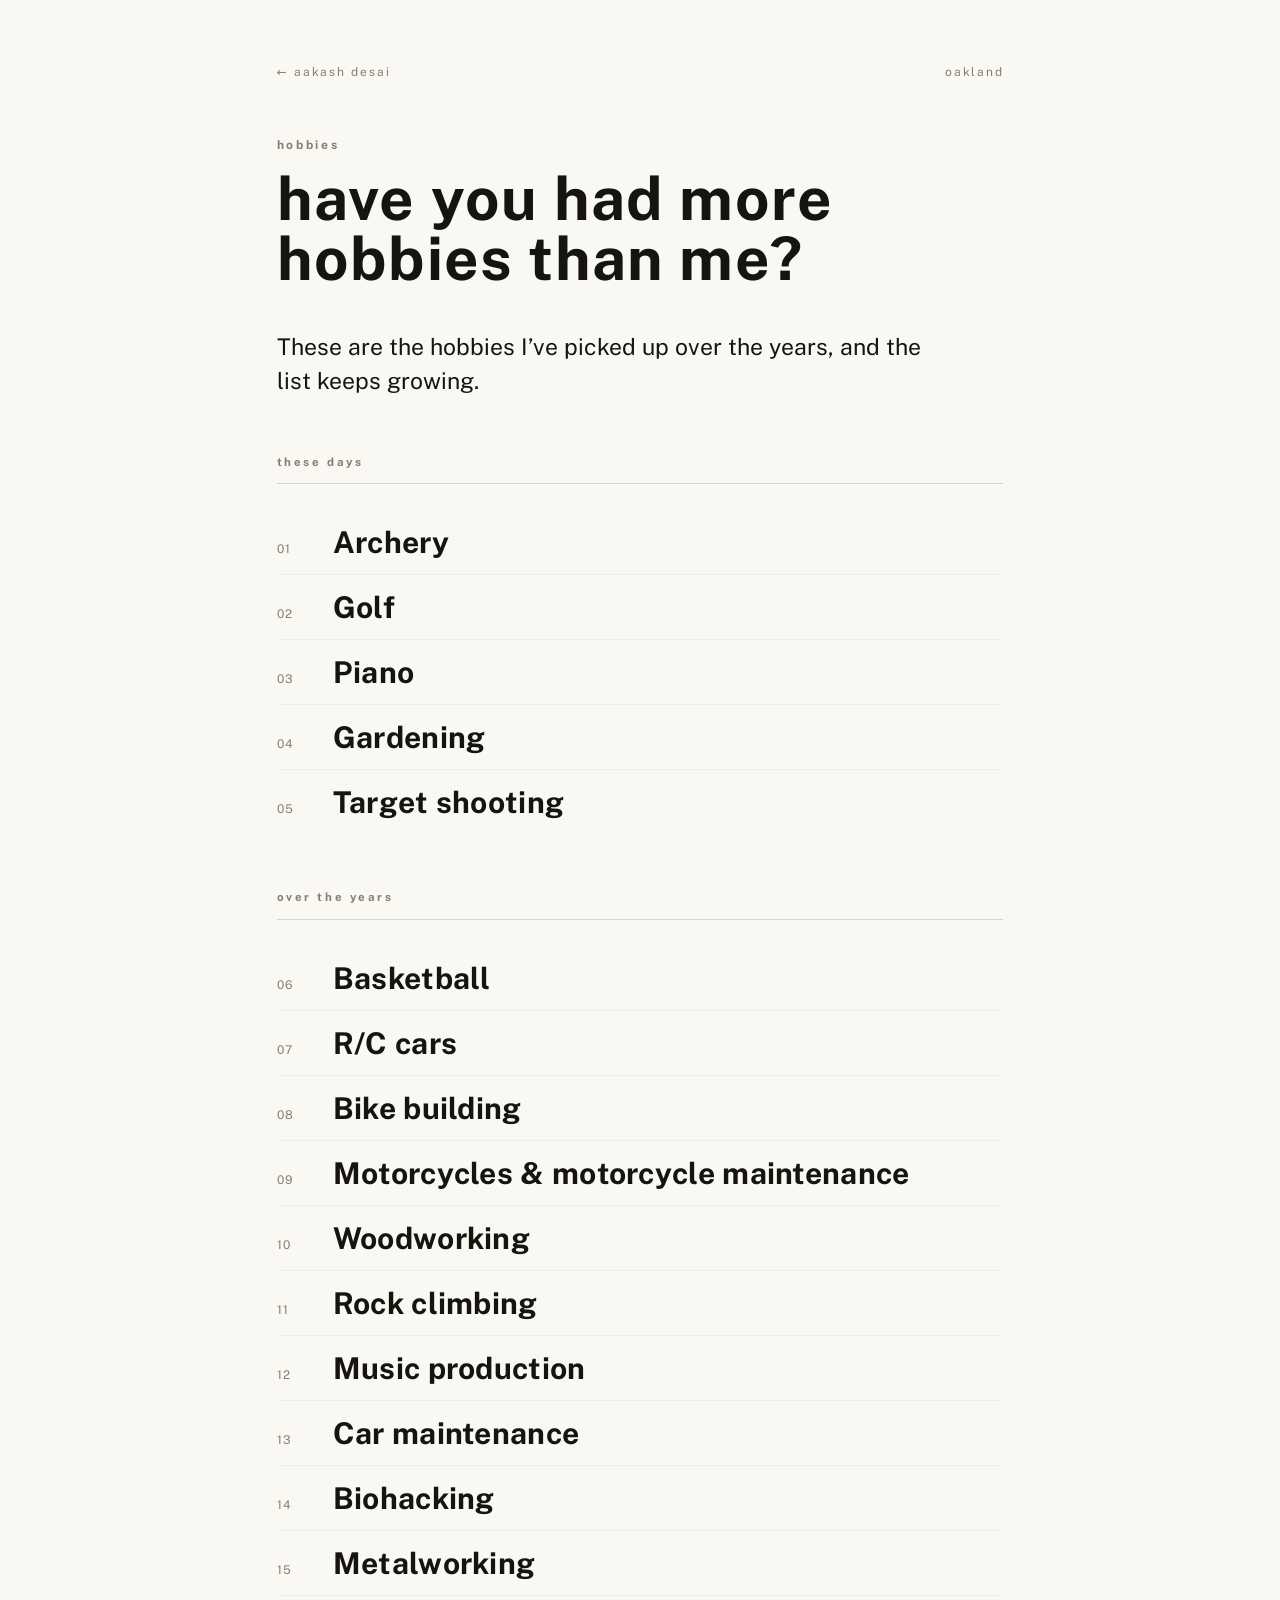
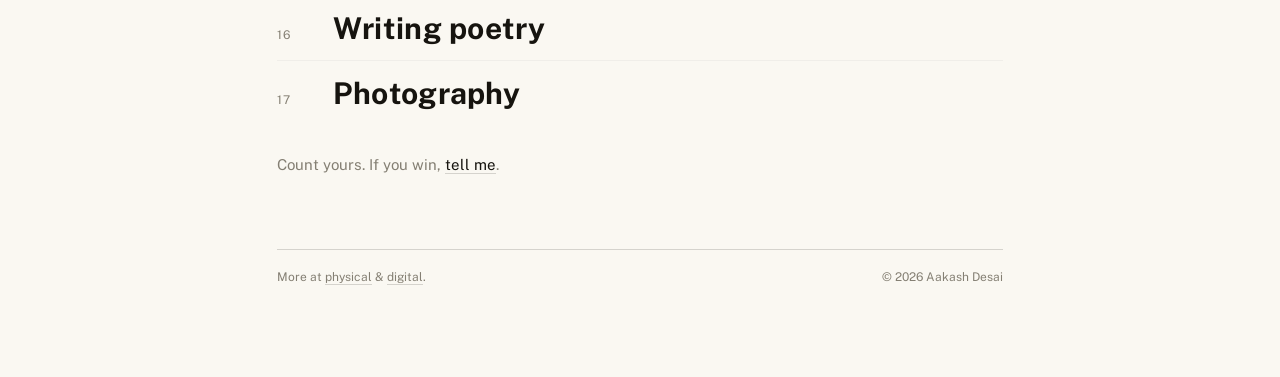
<file: hobbies/index.html>
<!doctype html>
<html lang="en" data-ground="white" data-type="grotesk">
<head>
<meta charset="utf-8" />
<meta name="viewport" content="width=device-width, initial-scale=1" />
<title>Aakash Desai · Hobbies</title>
<meta name="description" content="Every hobby Aakash Desai has picked up over the years." />
<link rel="preconnect" href="https://fonts.googleapis.com" />
<link rel="preconnect" href="https://fonts.gstatic.com" crossorigin />
<link href="https://fonts.googleapis.com/css2?family=Courier+Prime:wght@400;700&family=IBM+Plex+Mono:wght@400;500;600&family=Public+Sans:wght@400;500;600;700&display=swap" rel="stylesheet" />
<script>
  try { var s = JSON.parse(localStorage.getItem('aakash:portal') || '{}');
    if (s.ground) document.documentElement.dataset.ground = s.ground;
    if (s.type)   document.documentElement.dataset.type   = s.type; } catch (e) {}
</script>
<link rel="stylesheet" href="/assets/page.css" />
</head>

<body>
<main class="sheet">

  <div class="top">
    <a class="back" href="/">&larr; aakash desai</a>
    <span class="place">oakland</span>
  </div>

  <header>
    <p class="eyebrow">hobbies</p>
    <h1 class="name">have you had more hobbies than me?</h1>
    <p class="lede">
      These are the hobbies I&rsquo;ve picked up over the years, and the list keeps growing.
    </p>
  </header>

  <section class="section">
    <p class="label">these days</p>
    <ol class="hobbies">
      <li>Archery</li>
      <li>Golf</li>
      <li>Piano</li>
      <li>Gardening</li>
      <li>Target shooting</li>
    </ol>
  </section>

  <section class="section">
    <p class="label">over the years</p>
    <ol class="hobbies" start="6" style="counter-reset: h 5">
      <li>Basketball</li>
      <li>R/C cars</li>
      <li>Bike building</li>
      <li>Motorcycles &amp; motorcycle maintenance</li>
      <li>Woodworking</li>
      <li>Rock climbing</li>
      <li>Music production</li>
      <li>Car maintenance</li>
      <li>Biohacking</li>
      <li>Metalworking</li>
      <li>Writing poetry</li>
      <li>Photography</li>
    </ol>
  </section>

  <p class="tally">Count yours. If you win, <a href="mailto:aakash.desai@gmail.com">tell me</a>.</p>

  <div class="colophon">
    <span>More at <a href="/physical/" style="border-bottom:1px solid var(--hair)">physical</a> &amp; <a href="/digital/" style="border-bottom:1px solid var(--hair)">digital</a>.</span>
    <span>&copy; 2026 Aakash Desai</span>
  </div>

</main>
</body>
</html>
</file>
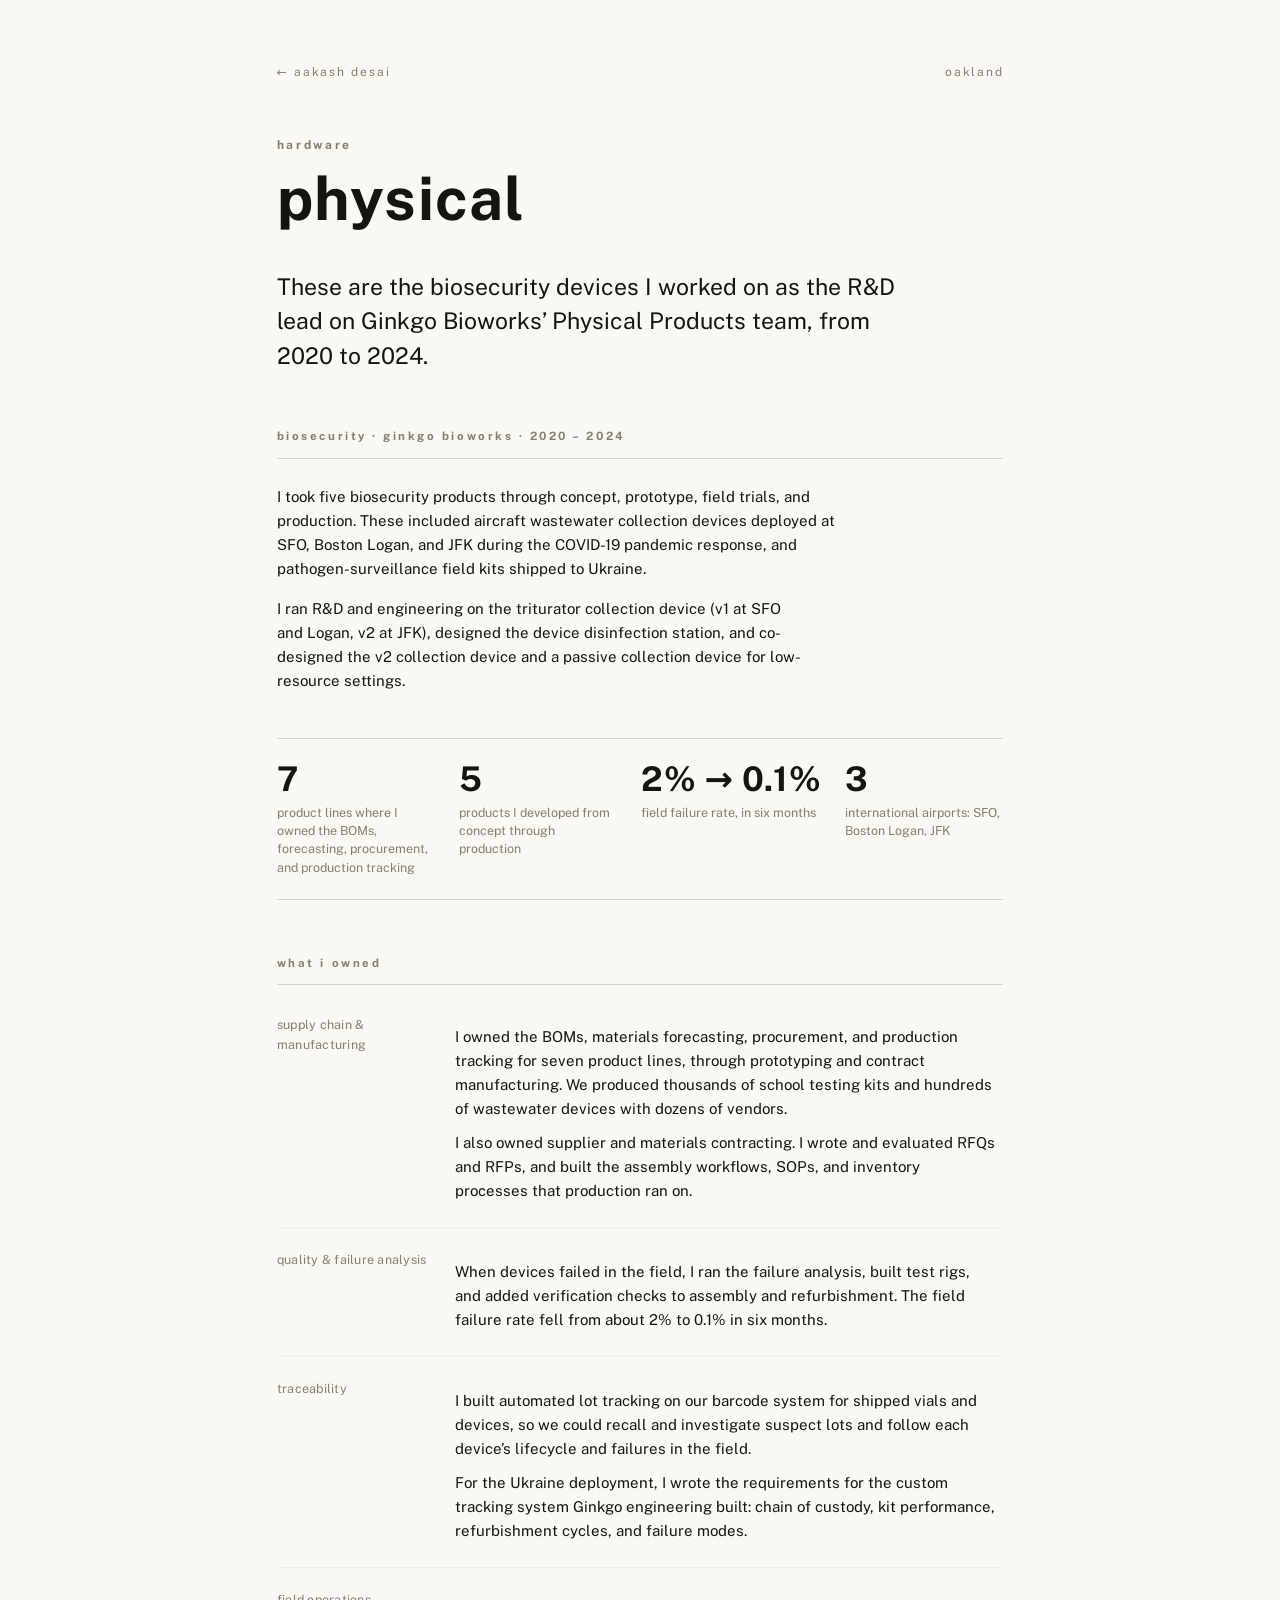
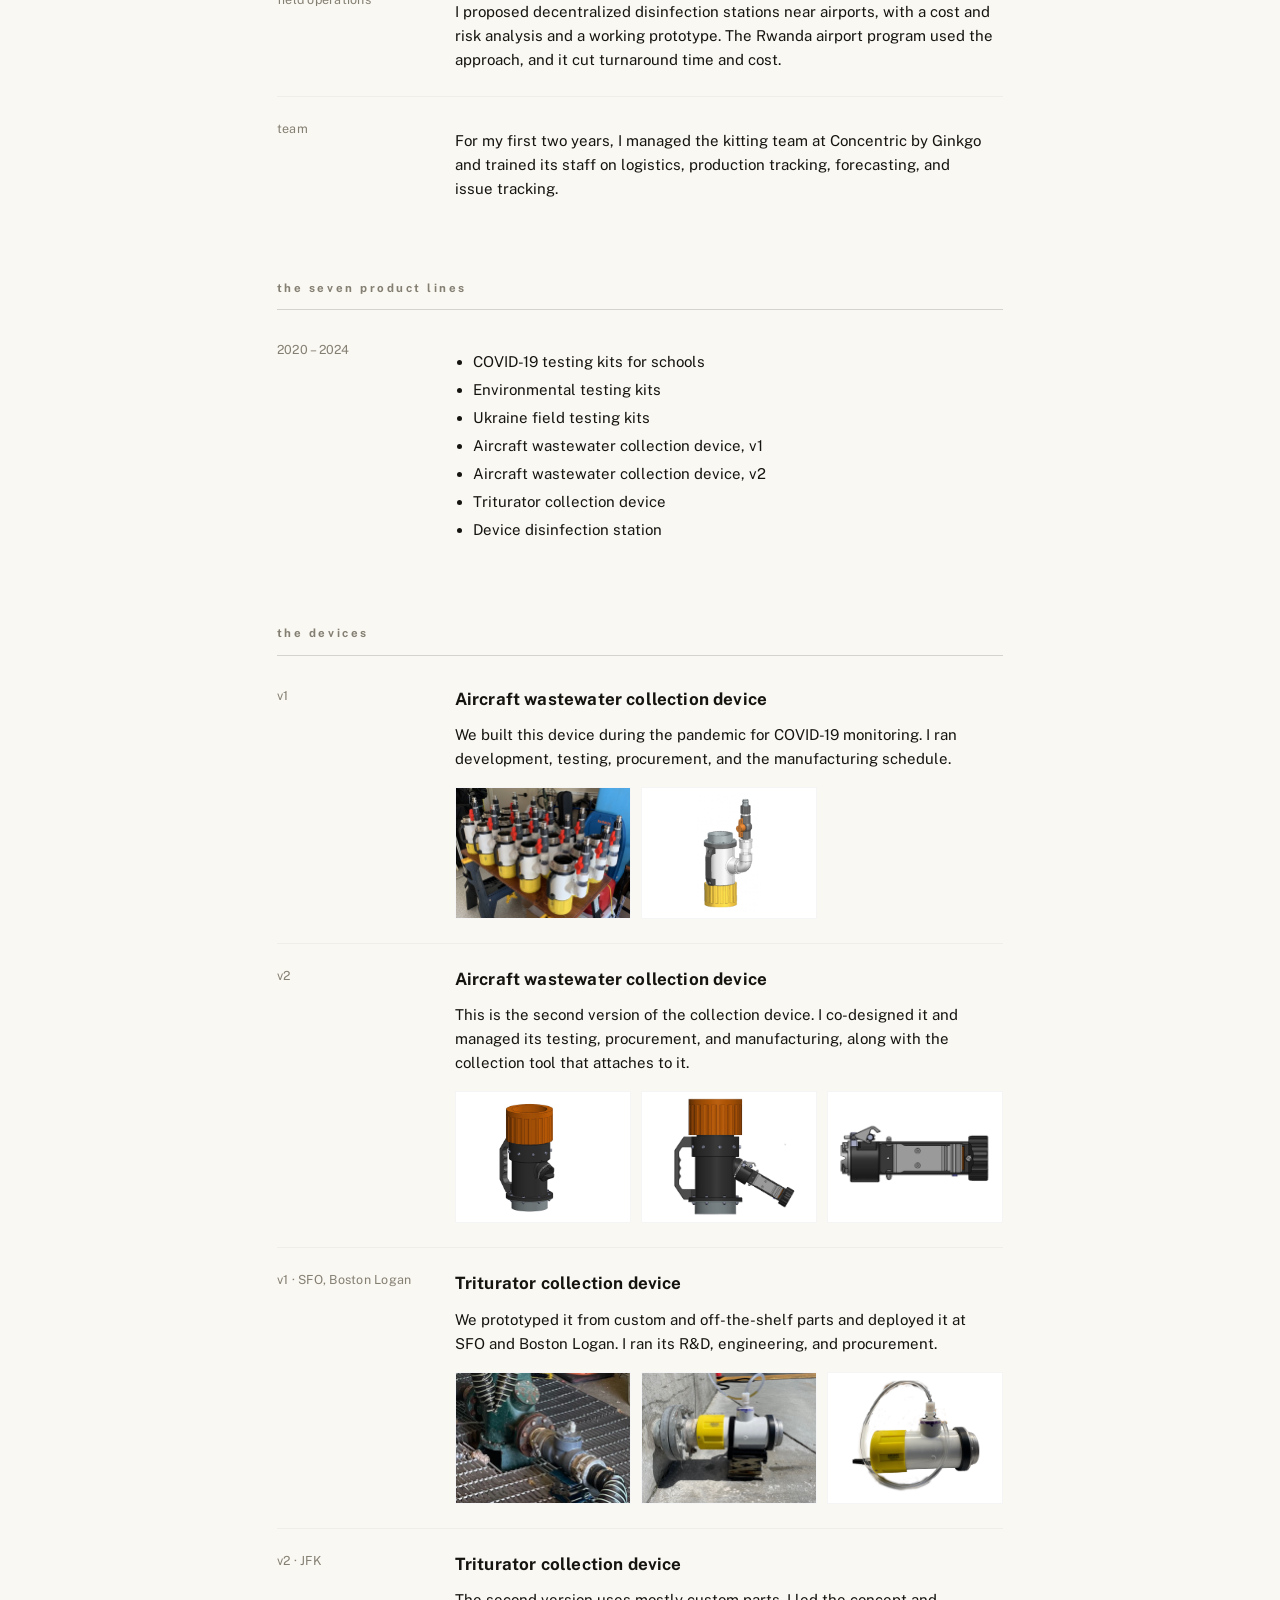
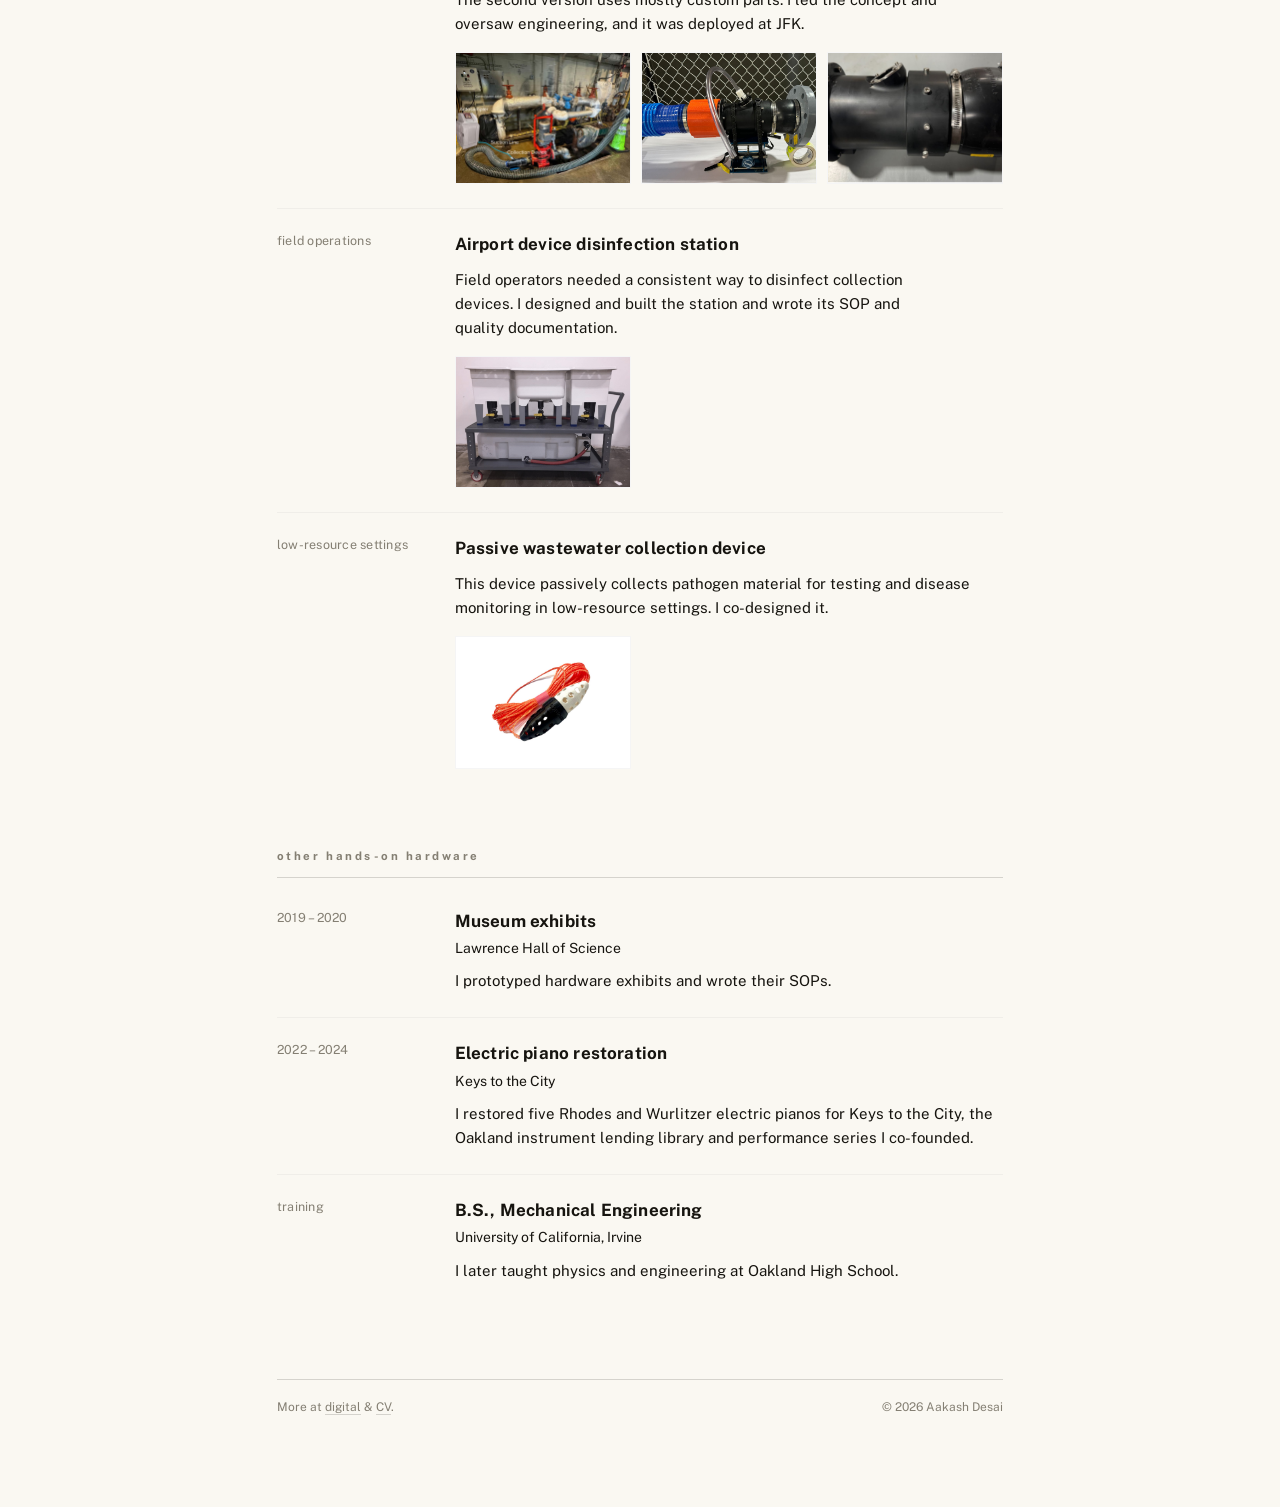
<file: physical/index.html>
<!doctype html>
<html lang="en" data-ground="white" data-type="grotesk">
<head>
<meta charset="utf-8" />
<meta name="viewport" content="width=device-width, initial-scale=1" />
<title>Aakash Desai · Physical</title>
<meta name="description" content="Biosecurity devices Aakash Desai designed and deployed at SFO, Boston Logan, and JFK." />
<link rel="preconnect" href="https://fonts.googleapis.com" />
<link rel="preconnect" href="https://fonts.gstatic.com" crossorigin />
<link href="https://fonts.googleapis.com/css2?family=Courier+Prime:wght@400;700&family=IBM+Plex+Mono:wght@400;500;600&family=Public+Sans:wght@400;500;600;700&display=swap" rel="stylesheet" />
<script>
  try { var s = JSON.parse(localStorage.getItem('aakash:portal') || '{}');
    if (s.ground) document.documentElement.dataset.ground = s.ground;
    if (s.type)   document.documentElement.dataset.type   = s.type; } catch (e) {}
</script>
<link rel="stylesheet" href="/assets/page.css" />
</head>

<body>
<main class="sheet">

  <div class="top">
    <a class="back" href="/">&larr; aakash desai</a>
    <span class="place">oakland</span>
  </div>

  <header>
    <p class="eyebrow">hardware</p>
    <h1 class="name">physical</h1>
    <p class="lede">
      These are the biosecurity devices I worked on as the R&amp;D lead on
      Ginkgo Bioworks&rsquo; Physical Products team, from 2020 to 2024.
    </p>
  </header>

  <section class="section">
    <p class="label">biosecurity &middot; ginkgo bioworks &middot; 2020 &ndash; 2024</p>
    <div class="prose">
      <p>
        I took five biosecurity products through concept,
        prototype, field trials, and production. These included aircraft
        wastewater collection devices deployed at SFO, Boston Logan, and JFK
        during the COVID-19 pandemic response, and pathogen-surveillance field
        kits shipped to Ukraine.
      </p>
      <p>
        I ran R&amp;D and engineering on the triturator collection device (v1 at
        SFO and Logan, v2 at JFK), designed the device disinfection station, and
        co-designed the v2 collection device and a passive collection device for
        low-resource settings.
      </p>
    </div>
  </section>

  <div class="stats">
    <div><b>7</b> <span>product lines where I owned the BOMs, forecasting, procurement, and production tracking</span></div>
    <div><b>5</b> <span>products I developed from concept through production</span></div>
    <div><b>2% &rarr; 0.1%</b> <span>field failure rate, in six months</span></div>
    <div><b>3</b> <span>international airports: SFO, Boston Logan, JFK</span></div>
  </div>

  <section class="section">
    <p class="label">what I owned</p>

    <div class="entry">
      <div class="meta">supply chain &amp; manufacturing</div>
      <div>
        <p>I owned the BOMs, materials forecasting, procurement, and production tracking for seven product lines, through prototyping and contract manufacturing. We produced thousands of school testing kits and hundreds of wastewater devices with dozens of vendors.</p>
        <p>I also owned supplier and materials contracting. I wrote and evaluated RFQs and RFPs, and built the assembly workflows, SOPs, and inventory processes that production ran on.</p>
      </div>
    </div>

    <div class="entry">
      <div class="meta">quality &amp; failure analysis</div>
      <div>
        <p>When devices failed in the field, I ran the failure analysis, built test rigs, and added verification checks to assembly and refurbishment. The field failure rate fell from about 2% to 0.1% in six months.</p>
      </div>
    </div>

    <div class="entry">
      <div class="meta">traceability</div>
      <div>
        <p>I built automated lot tracking on our barcode system for shipped vials and devices, so we could recall and investigate suspect lots and follow each device&rsquo;s lifecycle and failures in the field.</p>
        <p>For the Ukraine deployment, I wrote the requirements for the custom tracking system Ginkgo engineering built: chain of custody, kit performance, refurbishment cycles, and failure modes.</p>
      </div>
    </div>

    <div class="entry">
      <div class="meta">field operations</div>
      <div>
        <p>I proposed decentralized disinfection stations near airports, with a cost and risk analysis and a working prototype. The Rwanda airport program used the approach, and it cut turnaround time and cost.</p>
      </div>
    </div>

    <div class="entry">
      <div class="meta">team</div>
      <div>
        <p>For my first two years, I managed the kitting team at Concentric by Ginkgo and trained its staff on logistics, production tracking, forecasting, and issue tracking.</p>
      </div>
    </div>
  </section>

  <section class="section">
    <p class="label">the seven product lines</p>
    <div class="entry">
      <div class="meta">2020 &ndash; 2024</div>
      <div>
        <ul>
          <li>COVID-19 testing kits for schools</li>
          <li>Environmental testing kits</li>
          <li>Ukraine field testing kits</li>
          <li>Aircraft wastewater collection device, v1</li>
          <li>Aircraft wastewater collection device, v2</li>
          <li>Triturator collection device</li>
          <li>Device disinfection station</li>
        </ul>
      </div>
    </div>
  </section>

  <section class="section">
    <p class="label">the devices</p>

    <div class="entry device">
      <div class="meta">v1</div>
      <div>
        <h3>Aircraft wastewater collection device</h3>
        <p>We built this device during the pandemic for COVID-19 monitoring. I ran development, testing, procurement, and the manufacturing schedule.</p>
        <div class="gallery">
          <a href="/assets/img/devices/collection-v1-main.jpg" target="_blank" rel="noopener"><img src="/assets/img/devices/collection-v1-main.jpg" alt="A production run of v1 collection devices" loading="lazy" /></a>
          <a href="/assets/img/devices/collection-v1-detail.jpg" target="_blank" rel="noopener"><img src="/assets/img/devices/collection-v1-detail.jpg" alt="CAD render of the v1 collection device" loading="lazy" class="render" /></a>
        </div>
      </div>
    </div>

    <div class="entry device">
      <div class="meta">v2</div>
      <div>
        <h3>Aircraft wastewater collection device</h3>
        <p>This is the second version of the collection device. I co-designed it and managed its testing, procurement, and manufacturing, along with the collection tool that attaches to it.</p>
        <div class="gallery">
          <a href="/assets/img/devices/collection-v2-main.jpg" target="_blank" rel="noopener"><img src="/assets/img/devices/collection-v2-main.jpg" alt="CAD render of the v2 collection device" loading="lazy" class="render" /></a>
          <a href="/assets/img/devices/collection-v2-detail.jpg" target="_blank" rel="noopener"><img src="/assets/img/devices/collection-v2-detail.jpg" alt="The v2 device with collection tool attached" loading="lazy" class="render" /></a>
          <a href="/assets/img/devices/collection-tool-v2.jpg" target="_blank" rel="noopener"><img src="/assets/img/devices/collection-tool-v2.jpg" alt="The v2 wastewater collection tool" loading="lazy" class="render" /></a>
        </div>
      </div>
    </div>

    <div class="entry device">
      <div class="meta">v1 &middot; SFO, Boston Logan</div>
      <div>
        <h3>Triturator collection device</h3>
        <p>We prototyped it from custom and off-the-shelf parts and deployed it at SFO and Boston Logan. I ran its R&amp;D, engineering, and procurement.</p>
        <div class="gallery">
          <a href="/assets/img/devices/triturator-v1-main.jpg" target="_blank" rel="noopener"><img src="/assets/img/devices/triturator-v1-main.jpg" alt="Triturator device installed on an airport lavatory-waste line" loading="lazy" /></a>
          <a href="/assets/img/devices/triturator-v1-detail-2.jpg" target="_blank" rel="noopener"><img src="/assets/img/devices/triturator-v1-detail-2.jpg" alt="Triturator device deployed in the field" loading="lazy" /></a>
          <a href="/assets/img/devices/triturator-v1-detail-1.jpg" target="_blank" rel="noopener"><img src="/assets/img/devices/triturator-v1-detail-1.jpg" alt="The v1 triturator device" loading="lazy" class="render" /></a>
        </div>
      </div>
    </div>

    <div class="entry device">
      <div class="meta">v2 &middot; JFK</div>
      <div>
        <h3>Triturator collection device</h3>
        <p>The second version uses mostly custom parts. I led the concept and oversaw engineering, and it was deployed at JFK.</p>
        <div class="gallery">
          <a href="/assets/img/devices/triturator-v2-detail-1.jpg" target="_blank" rel="noopener"><img src="/assets/img/devices/triturator-v2-detail-1.jpg" alt="The v2 triturator device installed at JFK, with autosampler and suction line" loading="lazy" /></a>
          <a href="/assets/img/devices/triturator-v2-detail-2.jpg" target="_blank" rel="noopener"><img src="/assets/img/devices/triturator-v2-detail-2.jpg" alt="The v2 triturator device on the bench" loading="lazy" /></a>
          <a href="/assets/img/devices/triturator-v2-main.jpg" target="_blank" rel="noopener"><img src="/assets/img/devices/triturator-v2-main.jpg" alt="The v2 triturator device" loading="lazy" /></a>
        </div>
      </div>
    </div>

    <div class="entry device">
      <div class="meta">field operations</div>
      <div>
        <h3>Airport device disinfection station</h3>
        <p>Field operators needed a consistent way to disinfect collection devices. I designed and built the station and wrote its SOP and quality documentation.</p>
        <div class="gallery">
          <a href="/assets/img/devices/disinfection-station.jpg" target="_blank" rel="noopener"><img src="/assets/img/devices/disinfection-station.jpg" alt="The device disinfection station" loading="lazy" /></a>
        </div>
      </div>
    </div>

    <div class="entry device">
      <div class="meta">low-resource settings</div>
      <div>
        <h3>Passive wastewater collection device</h3>
        <p>This device passively collects pathogen material for testing and disease monitoring in low-resource settings. I co-designed it.</p>
        <div class="gallery">
          <a href="/assets/img/devices/passive-collection.jpg" target="_blank" rel="noopener"><img src="/assets/img/devices/passive-collection.jpg" alt="The passive collection device" loading="lazy" class="render" /></a>
        </div>
      </div>
    </div>

  </section>

  <section class="section">
    <p class="label">other hands-on hardware</p>
    <div class="entry">
      <div class="meta">2019 &ndash; 2020</div>
      <div>
        <h3>Museum exhibits</h3>
        <p class="org">Lawrence Hall of Science</p>
        <p>I prototyped hardware exhibits and wrote their SOPs.</p>
      </div>
    </div>
    <div class="entry">
      <div class="meta">2022 &ndash; 2024</div>
      <div>
        <h3>Electric piano restoration</h3>
        <p class="org">Keys to the City</p>
        <p>I restored five Rhodes and Wurlitzer electric pianos for Keys to the City, the Oakland instrument lending library and performance series I co-founded.</p>
      </div>
    </div>
    <div class="entry">
      <div class="meta">training</div>
      <div>
        <h3>B.S., Mechanical Engineering</h3>
        <p class="org">University of California, Irvine</p>
        <p>I later taught physics and engineering at Oakland High School.</p>
      </div>
    </div>
  </section>

  <div class="colophon">
    <span>More at <a href="/digital/" style="border-bottom:1px solid var(--hair)">digital</a> &amp; <a href="/cv/" style="border-bottom:1px solid var(--hair)">CV</a>.</span>
    <span>&copy; 2026 Aakash Desai</span>
  </div>

</main>

</body>
</html>
</file>
<file: assets/page.css>
/* ============================================================
   page.css — shared document system for the portal's sub-pages
   (CV, digital, physical, writing). Inherits ground + typeface
   from the portal via localStorage; same warm paper + Public Sans.
   ============================================================ */
:root { --ease: cubic-bezier(0.22, 1, 0.36, 1); }

html[data-type="grotesk"] { --ff: 'Public Sans', system-ui, -apple-system, sans-serif; --ff-w: 400; --ff-wb: 700; }
html[data-type="courier"] { --ff: 'Courier Prime', ui-monospace, Menlo, monospace;     --ff-w: 400; --ff-wb: 700; }
html[data-type="plex"]    { --ff: 'IBM Plex Mono', ui-monospace, Menlo, monospace;      --ff-w: 400; --ff-wb: 600; }

html[data-ground="black"] { --bg: #0a0a0a; --fg: #ece9e1; --dim: #797568; --hair: rgba(236,233,225,0.16); --faint: rgba(236,233,225,0.06); }
html[data-ground="white"] { --bg: #faf8f2; --fg: #16140f; --dim: #847f73; --hair: rgba(22,20,15,0.16); --faint: rgba(22,20,15,0.04); }

* { box-sizing: border-box; }
html, body { margin: 0; background: var(--bg); color: var(--fg); }
body {
  font-family: var(--ff);
  font-weight: var(--ff-w);
  font-size: 15px;
  line-height: 1.6;
  -webkit-font-smoothing: antialiased;
  text-rendering: optimizeLegibility;
}
a { color: inherit; text-decoration: none; }

.sheet {
  max-width: 880px;
  margin: 0 auto;
  padding: clamp(40px, 7vh, 88px) clamp(28px, 6vw, 80px) clamp(60px, 10vh, 120px);
}

/* ── Masthead ─────────────────────────────────────────── */
.top {
  display: flex;
  justify-content: space-between;
  align-items: baseline;
  margin-bottom: clamp(36px, 6vh, 64px);
}
.back {
  font-size: 12px; letter-spacing: 0.16em; text-transform: lowercase;
  color: var(--dim); transition: color 160ms var(--ease);
}
.back:hover { color: var(--fg); }
.place { font-size: 12px; letter-spacing: 0.14em; text-transform: lowercase; color: var(--dim); }

.name {
  font-size: clamp(34px, 5.4vw, 60px);
  font-weight: var(--ff-wb);
  letter-spacing: 0.02em;
  text-transform: lowercase;
  line-height: 1;
  margin: 0;
}
.role { margin: 14px 0 0; font-size: clamp(15px, 1.6vw, 18px); color: var(--fg); }
.eyebrow { font-size: 12px; letter-spacing: 0.22em; text-transform: lowercase; color: var(--dim); margin: 0 0 14px; font-weight: var(--ff-wb); }

.contacts { display: flex; flex-wrap: wrap; gap: 6px 22px; margin-top: 18px; font-size: 13px; color: var(--dim); }
.contacts a { border-bottom: 1px solid var(--hair); padding-bottom: 1px; transition: color 160ms var(--ease), border-color 160ms var(--ease); }
.contacts a:hover { color: var(--fg); border-color: var(--fg); }

.lede {
  margin: clamp(26px, 4.5vh, 46px) 0 0;
  font-size: clamp(18px, 2vw, 23px);
  line-height: 1.5;
  max-width: 46ch;
  text-wrap: pretty;
}

/* ── Sections ─────────────────────────────────────────── */
.section { margin-top: clamp(40px, 6vh, 68px); }
.section > .label {
  font-size: 11.5px; letter-spacing: 0.22em; text-transform: lowercase;
  color: var(--dim); font-weight: var(--ff-wb);
  padding-bottom: 12px; border-bottom: 1px solid var(--hair); margin-bottom: 26px;
}

/* entry: meta rail + body */
.entry { display: grid; grid-template-columns: 150px 1fr; gap: 8px 28px; padding: 4px 0 24px; }
.entry + .entry { border-top: 1px solid var(--faint); padding-top: 22px; }
.entry .meta { font-size: 12.5px; color: var(--dim); letter-spacing: 0.02em; }
.entry h3 { margin: 0; font-size: 17px; font-weight: var(--ff-wb); letter-spacing: 0.01em; }
.entry .org { margin: 2px 0 0; font-size: 14px; color: var(--fg); }
.entry p { margin: 10px 0 0; color: var(--fg); max-width: 60ch; text-wrap: pretty; }
.entry ul { margin: 10px 0 0; padding-left: 18px; color: var(--fg); max-width: 60ch; }
.entry li { margin: 4px 0; }
.entry .tag { color: var(--dim); font-size: 13px; }

/* ── Products (digital) ───────────────────────────────── */
.products { display: flex; flex-direction: column; }
.product {
  display: grid; grid-template-columns: 1fr auto; gap: 8px 18px;
  padding: 22px 0; border-top: 1px solid var(--faint); align-items: baseline;
  transition: padding-left 200ms var(--ease);
}
.product:first-child { border-top: none; }
a.product:hover { padding-left: 10px; }
.phead { display: flex; align-items: baseline; flex-wrap: wrap; gap: 4px 10px; }
.pname { font-size: clamp(19px, 2.2vw, 24px); font-weight: var(--ff-wb); letter-spacing: 0.01em; }
.purl { font-size: 13px; color: var(--dim); }
.pstatus { font-size: 12px; letter-spacing: 0.06em; text-transform: lowercase; color: var(--dim); }
.pstatus.live { color: var(--fg); }
.pdesc { grid-column: 1 / -1; margin: 6px 0 0; color: var(--fg); max-width: 64ch; text-wrap: pretty; }
.parrow { color: var(--dim); font-size: 18px; align-self: center; transition: transform 200ms var(--ease); }
a.product:hover .parrow { transform: translateX(4px); color: var(--fg); }

/* ── Stats row (physical) ─────────────────────────────── */
.stats { display: grid; grid-template-columns: repeat(4, 1fr); gap: 24px; margin-top: clamp(36px, 5vh, 56px); padding: 22px 0; border-top: 1px solid var(--hair); border-bottom: 1px solid var(--hair); }
.stats b { display: block; font-size: clamp(24px, 3vw, 34px); font-weight: var(--ff-wb); line-height: 1.1; letter-spacing: 0.01em; white-space: nowrap; }
.stats span { display: block; margin-top: 6px; font-size: 12.5px; color: var(--dim); line-height: 1.45; }

/* ── Device gallery (physical) ────────────────────────── */
.gallery { display: grid; grid-template-columns: repeat(3, 1fr); gap: 10px; margin-top: 16px; }
.gallery a { display: block; }
.gallery img { width: 100%; aspect-ratio: 4 / 3; display: block; object-fit: cover; background: #fff; border: 1px solid var(--faint); transition: opacity 160ms var(--ease); }
.gallery img.render { object-fit: contain; padding: 6px; }
.gallery a:hover img { opacity: 0.86; }

/* ── Placeholder pill ─────────────────────────────────── */
.ph {
  display: inline-block; color: var(--dim); background: var(--faint);
  border: 1px dashed var(--hair); border-radius: 2px; padding: 0 7px;
  font-size: 12px; letter-spacing: 0.04em;
}

/* ── Prose ────────────────────────────────────────────── */
.prose { max-width: 62ch; }
.prose p { margin: 0 0 16px; text-wrap: pretty; }
.biglink {
  display: inline-flex; align-items: baseline; gap: 8px; margin-top: 8px;
  font-size: clamp(17px, 1.9vw, 21px); font-weight: var(--ff-wb);
  border-bottom: 1px solid var(--fg); padding-bottom: 2px;
}
.biglink .ar { color: var(--dim); transition: transform 180ms var(--ease); }
.biglink:hover .ar { transform: translate(3px, -3px); }

.colophon {
  margin-top: clamp(48px, 8vh, 90px); padding-top: 18px; border-top: 1px solid var(--hair);
  font-size: 12px; color: var(--dim); display: flex; justify-content: space-between; flex-wrap: wrap; gap: 10px;
}

@media (max-width: 600px) {
  .entry { grid-template-columns: 1fr; gap: 4px; }
  .entry .meta { order: 2; margin-top: 4px; }
  .gallery { grid-template-columns: repeat(2, 1fr); }
  .stats { grid-template-columns: repeat(2, 1fr); }
  .top { flex-direction: column; gap: 6px; }
}

@media print {
  @page { margin: 16mm; }
  html, body { background: #fff; color: #111; }
  .back { display: none; }
  .section, .entry, .product { break-inside: avoid; }
}

:focus-visible { outline: 2px solid var(--fg); outline-offset: 3px; }

/* ── Hobbies list ─────────────────────────────────────── */
.hobbies { list-style: none; margin: 0; padding: 0; counter-reset: h; }
.hobbies li {
  counter-increment: h;
  display: grid; grid-template-columns: 56px 1fr; align-items: baseline;
  padding: 14px 0; border-top: 1px solid var(--faint);
  font-size: clamp(20px, 2.6vw, 30px); font-weight: var(--ff-wb); letter-spacing: 0.01em; line-height: 1.2;
}
.hobbies li:first-child { border-top: none; }
.hobbies li::before { content: counter(h, decimal-leading-zero); font-size: 12px; font-weight: var(--ff-w); letter-spacing: 0.1em; color: var(--dim); }
.tally { margin-top: 28px; font-size: 15px; color: var(--dim); }
.tally a { color: var(--fg); border-bottom: 1px solid var(--hair); }
.tally a:hover { border-color: var(--fg); }
</file>
